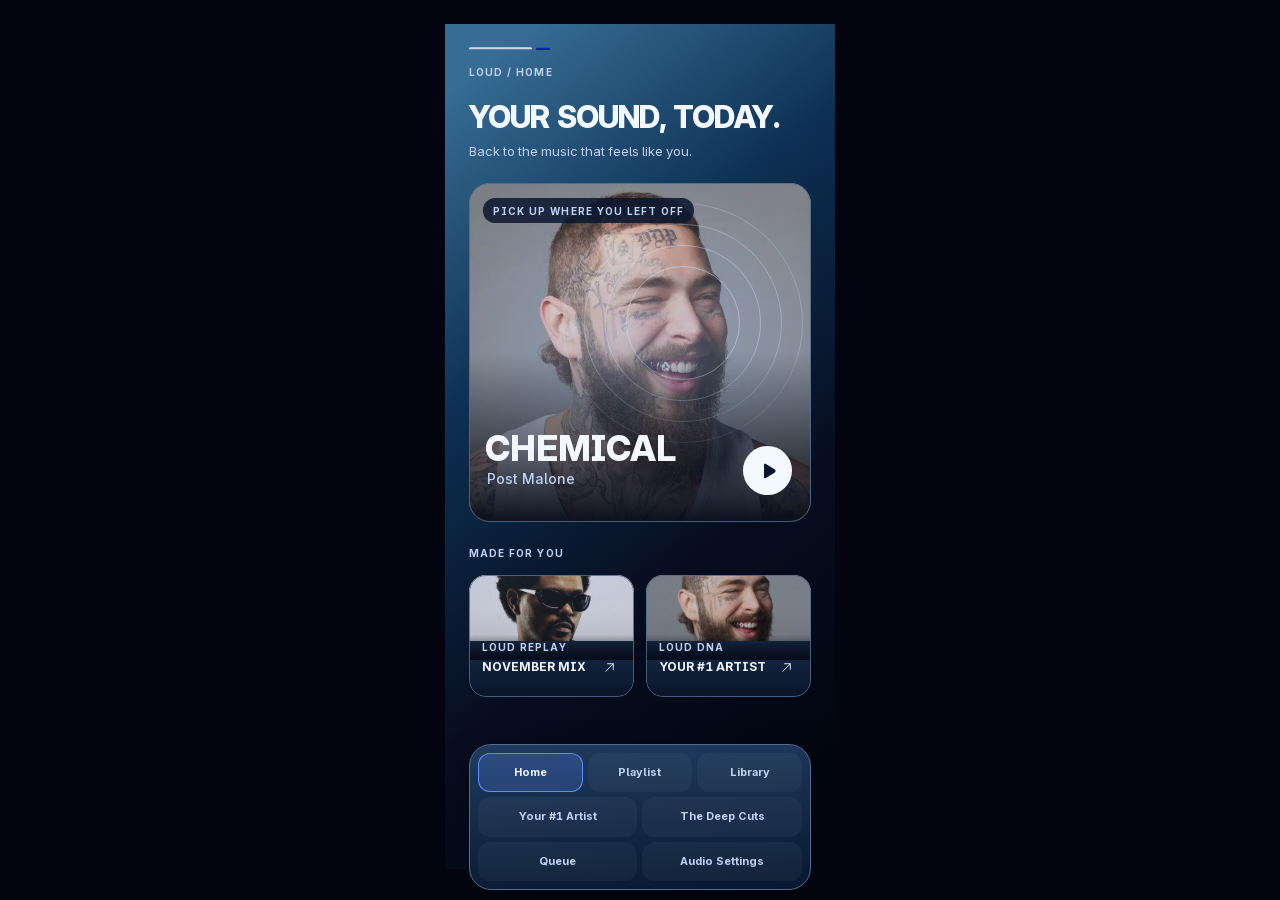
<file: index.html>
<!doctype html>
<html lang="en">
<head>
  <meta charset="utf-8">
  <meta name="viewport" content="width=device-width, initial-scale=1">
  <meta name="theme-color" content="#070d1f">
  <title>LOUD — Your Sound, Today</title>
  <link rel="stylesheet" href="home/style.css">
  <script src="home/script.js" defer></script>
  <link rel="stylesheet" href="navigation.css">
</head>
<body>
  <main class="home loud-screen">
    <header class="intro">
      <div class="brand-rule" aria-hidden="true"></div>
      <p class="eyebrow">LOUD / HOME</p>
      <h1>Your sound, today.</h1>
      <p class="subtitle">Back to the music that feels like you.</p>
    </header>

    <section class="resume" aria-labelledby="track-title">
      <img class="portrait" src="home/assets/post-malone.png" alt="">
      <div class="halo" aria-hidden="true"></div>
      <div class="orbits" aria-hidden="true">
        <img src="home/assets/orbit-1.svg" width="114" height="114" alt="">
        <img src="home/assets/orbit-2.svg" width="156" height="156" alt="">
        <img src="home/assets/orbit-3.svg" width="198" height="198" alt="">
        <img src="home/assets/orbit-4.svg" width="240" height="240" alt="">
      </div>
      <div class="shade" aria-hidden="true"></div>
      <p class="eyebrow resume-label">Pick up where you left off</p>
      <div class="track-meta">
        <h2 id="track-title">Chemical</h2>
        <p>Post Malone</p>
      </div>
      <a class="play" href="https://open.spotify.com/search/Chemical%20Post%20Malone"
         target="_blank" rel="noopener" aria-label="Open Chemical by Post Malone in Spotify (new tab)">
        <img src="home/assets/play-disc.svg" width="49" height="49" alt="">
        <img src="home/assets/play.svg" width="24" height="24" alt="">
      </a>
      <p class="visually-hidden" id="play-status" role="status"></p>
    </section>

    <section class="recommendations" aria-labelledby="recommendations-title">
      <h2 class="eyebrow" id="recommendations-title">Made for you</h2>
      <div class="cards">
        <a class="card" href="playlist.html">
          <img class="card-cover" src="home/assets/november-mix.png" alt="">
          <span class="card-shade" aria-hidden="true"></span>
          <span class="card-meta">
            <span class="eyebrow">LOUD REPLAY</span>
            <strong>November Mix</strong>
          </span>
          <img class="card-arrow" src="home/assets/open.svg" width="15" height="15" alt="">
        </a>
        <a class="card" href="artist.html">
          <img class="card-cover" src="home/assets/artist-spotlight.png" alt="">
          <span class="card-shade" aria-hidden="true"></span>
          <span class="card-meta">
            <span class="eyebrow">LOUD DNA</span>
            <strong>Your #1 Artist</strong>
          </span>
          <img class="card-arrow" src="home/assets/open.svg" width="15" height="15" alt="">
        </a>
      </div>
    </section>

    <nav class="loud-menu" aria-label="Main navigation">
      <a href="index.html" aria-current="page">Home</a>
      <a href="playlist.html">Playlist</a>
      <a href="library/index.html">Library</a>
      <a href="artist.html">Your #1 Artist</a>
      <a href="deep-cuts.html">The Deep Cuts</a>
      <a href="queue/index.html">Queue</a>
      <a href="audio-settings/index.html">Audio Settings</a>
    </nav>
  </main>
</body>
</html>
</file>
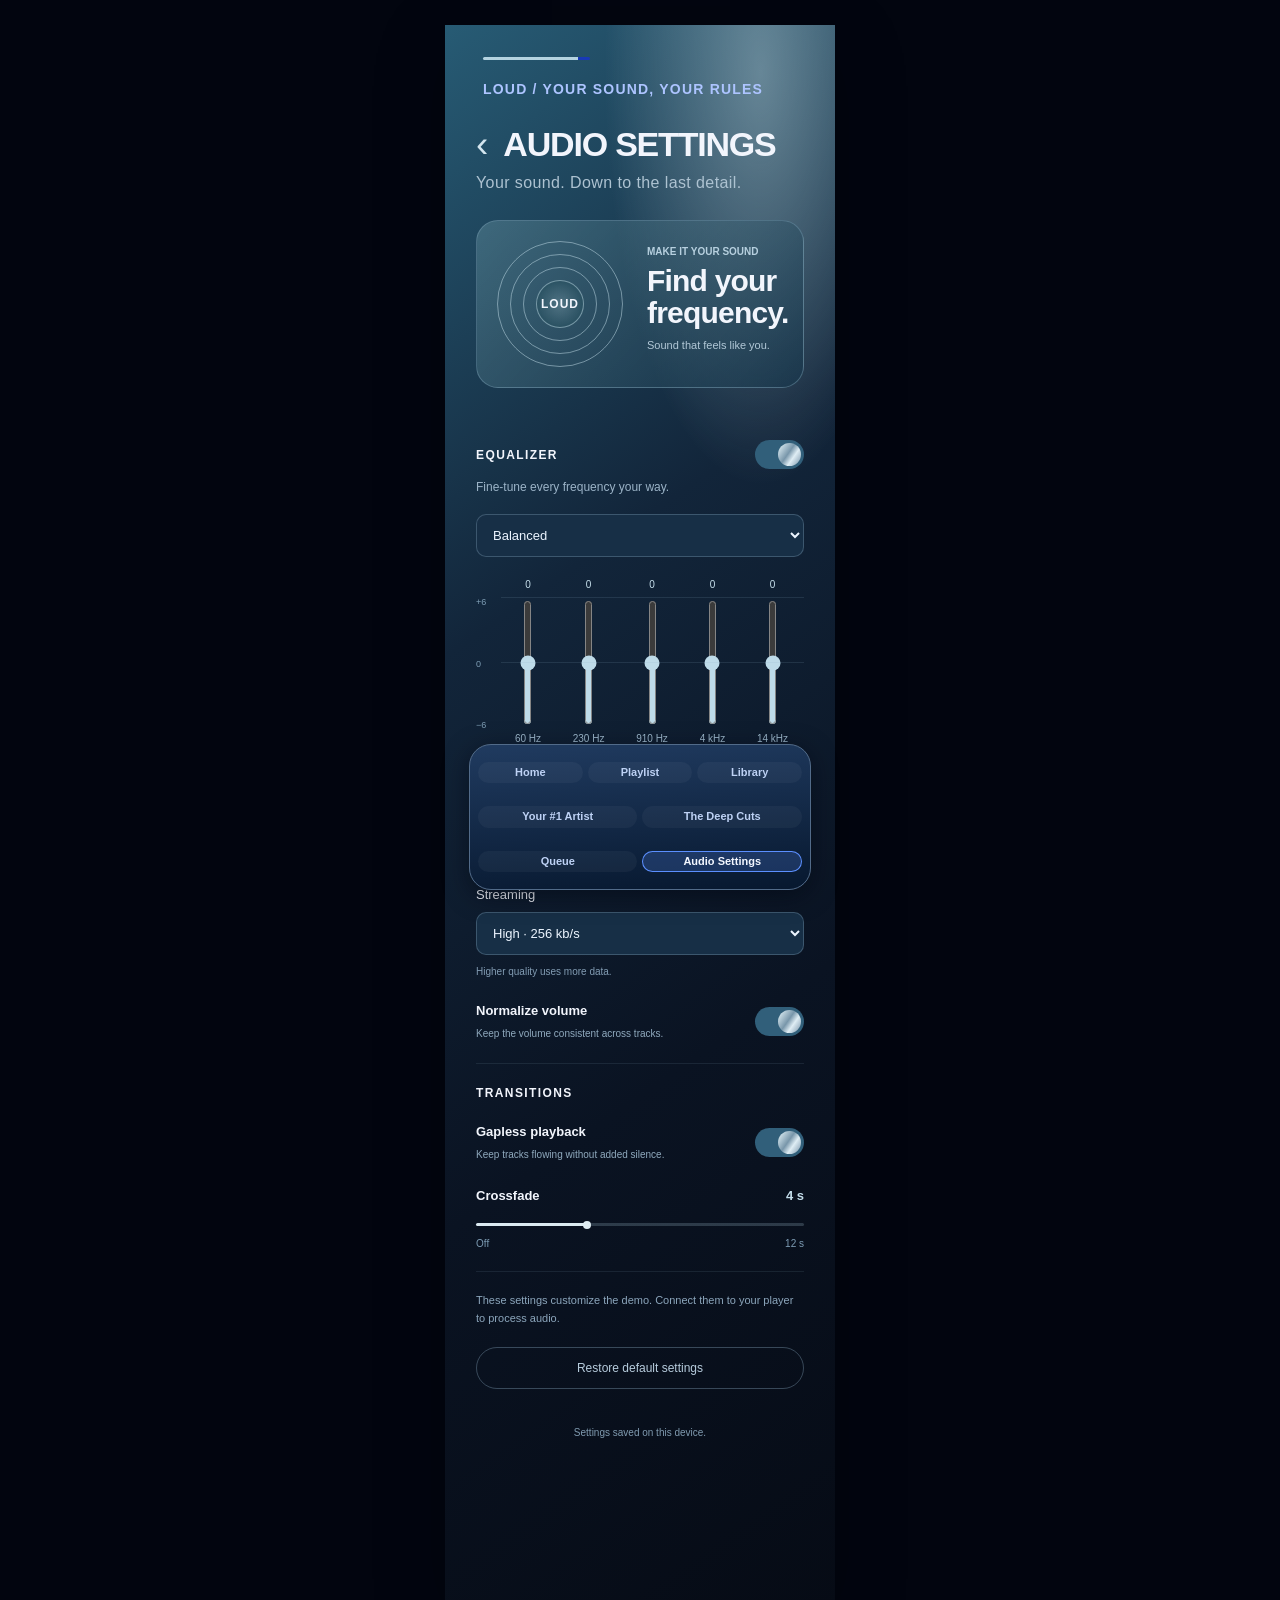
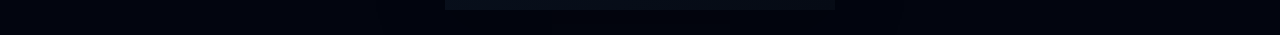
<file: audio-settings/index.html>
<!DOCTYPE html>
<html lang="en">
<head><meta charset="UTF-8"><meta name="viewport" content="width=device-width,initial-scale=1"><meta name="theme-color" content="#101e31"><title>LOUD — Audio Settings</title><link rel="stylesheet" href="assets/base.css"><link rel="stylesheet" href="style.css"><script src="script.js" defer></script><link rel="stylesheet" href="../navigation.css"></head>
<body><main class="app loud-screen">
<header><div class="top-line" aria-hidden="true"></div><p class="eyebrow">LOUD / YOUR SOUND, YOUR RULES</p><div class="heading"><a class="back icon" href="../queue/index.html" aria-label="Back to queue">‹</a><h1>AUDIO SETTINGS</h1></div><p class="subtitle">Your sound. Down to the last detail.</p></header>
<section class="sound-card" aria-labelledby="sound-title"><div class="orbit" aria-hidden="true"><span></span><span></span><span></span><span></span><b>LOUD</b></div><div><p class="playing-label">MAKE IT YOUR SOUND</p><h2 id="sound-title">Find your<br>frequency.</h2><p>Sound that feels like you.</p></div></section>
<form id="settings">
<section class="panel" aria-labelledby="eq-title"><div class="section-heading"><h2 id="eq-title">EQUALIZER</h2><button type="button" id="eq-switch" class="switch" role="switch" aria-checked="true" aria-label="Equalizer"><span></span></button></div><p class="hint">Fine-tune every frequency your way.</p>
<label class="sr-only" for="preset">Sound profile</label><select id="preset"><option value="balanced">Balanced</option><option value="bass">Deep bass</option><option value="vocal">Clear vocals</option><option value="night">Late night</option><option value="custom">Custom</option></select>
<div class="equalizer-area"><div class="eq-grid" aria-hidden="true"><span>+6</span><span>0</span><span>−6</span></div><fieldset id="bands"><legend class="sr-only">Frequency bands</legend></fieldset></div><p class="eq-caption">BASS <span>MIDS</span> TREBLE</p></section>
<section class="panel quality" aria-labelledby="quality-title"><h2 id="quality-title">AUDIO QUALITY</h2><p class="hint">Choose the detail level of your listening experience.</p><label for="quality">Streaming <select id="quality"><option value="standard">Standard · 128 kb/s</option><option value="high">High · 256 kb/s</option><option value="very-high">Very high · 320 kb/s</option></select></label><p class="small-note">Higher quality uses more data.</p><div class="setting-row"><div><strong>Normalize volume</strong><p>Keep the volume consistent across tracks.</p></div><button type="button" id="normalize" class="switch" role="switch" aria-checked="true" aria-label="Normalize volume"><span></span></button></div></section>
<section class="panel" aria-labelledby="transition-title"><h2 id="transition-title">TRANSITIONS</h2><div class="setting-row"><div><strong>Gapless playback</strong><p>Keep tracks flowing without added silence.</p></div><button type="button" id="gapless" class="switch" role="switch" aria-checked="true" aria-label="Gapless playback"><span></span></button></div><div class="fade-label"><label for="crossfade">Crossfade</label><output id="fade-value" for="crossfade">4 s</output></div><input type="range" id="crossfade" min="0" max="12" value="4"><div class="range-labels"><span>Off</span><span>12 s</span></div></section>
<p class="demo-note">These settings customize the demo. Connect them to your player to process audio.</p><button type="button" id="reset" class="reset">Restore default settings</button>
</form><nav class="loud-menu" aria-label="Main navigation">
      <a href="../index.html">Home</a>
      <a href="../playlist.html">Playlist</a>
      <a href="../library/index.html">Library</a>
      <a href="../artist.html">Your #1 Artist</a>
      <a href="../deep-cuts.html">The Deep Cuts</a>
      <a href="../queue/index.html">Queue</a>
      <a href="index.html" aria-current="page">Audio Settings</a>
    </nav><p id="status" role="status" class="save-status">Settings saved on this device.</p>
</main></body></html>
</file>
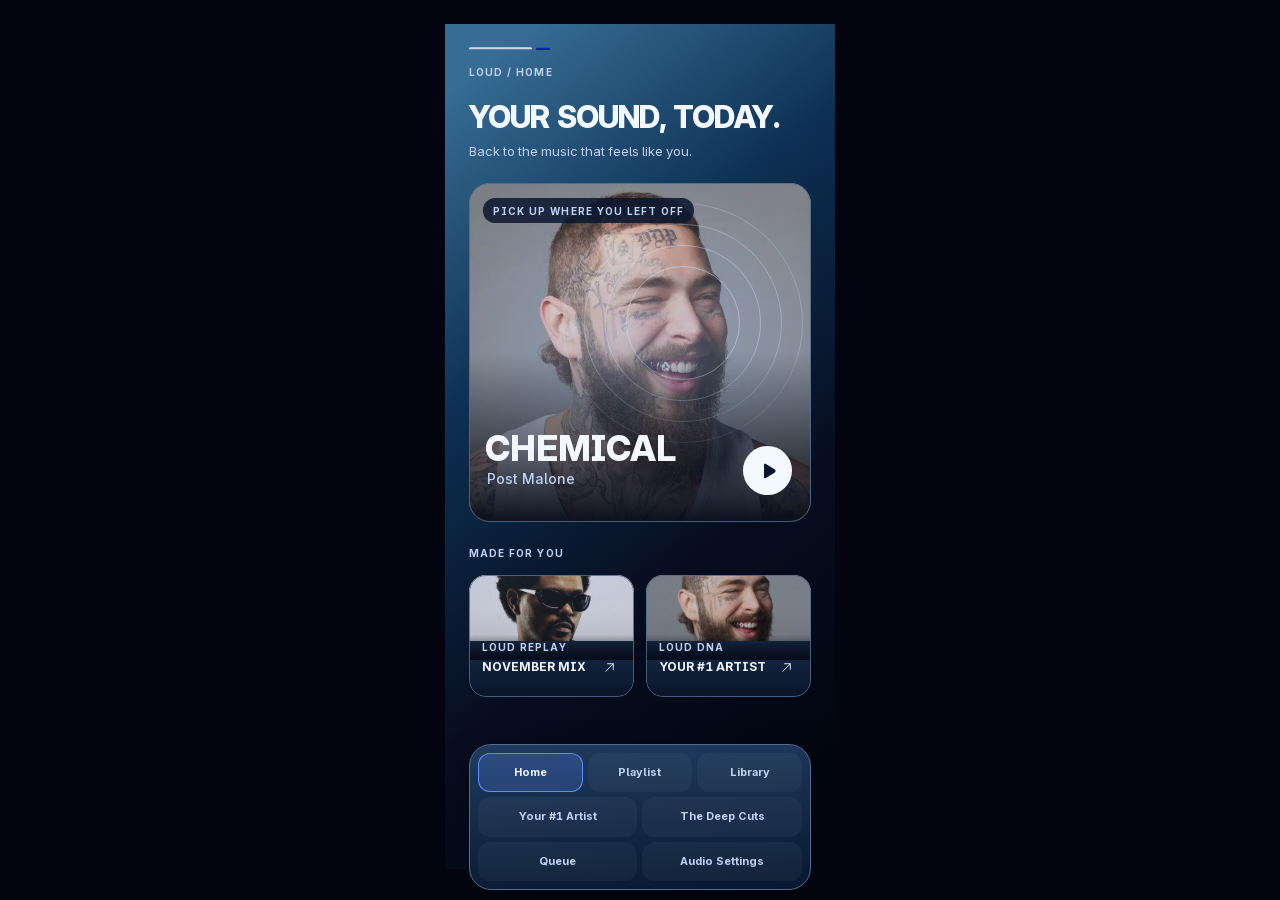
<file: home/index.html>
<!doctype html>
<html lang="en"><meta charset="utf-8"><meta name="viewport" content="width=device-width, initial-scale=1"><meta http-equiv="refresh" content="0; url=../index.html"><title>LOUD — Home</title><p><a href="../index.html">Open LOUD Home</a></p></html>
</file>
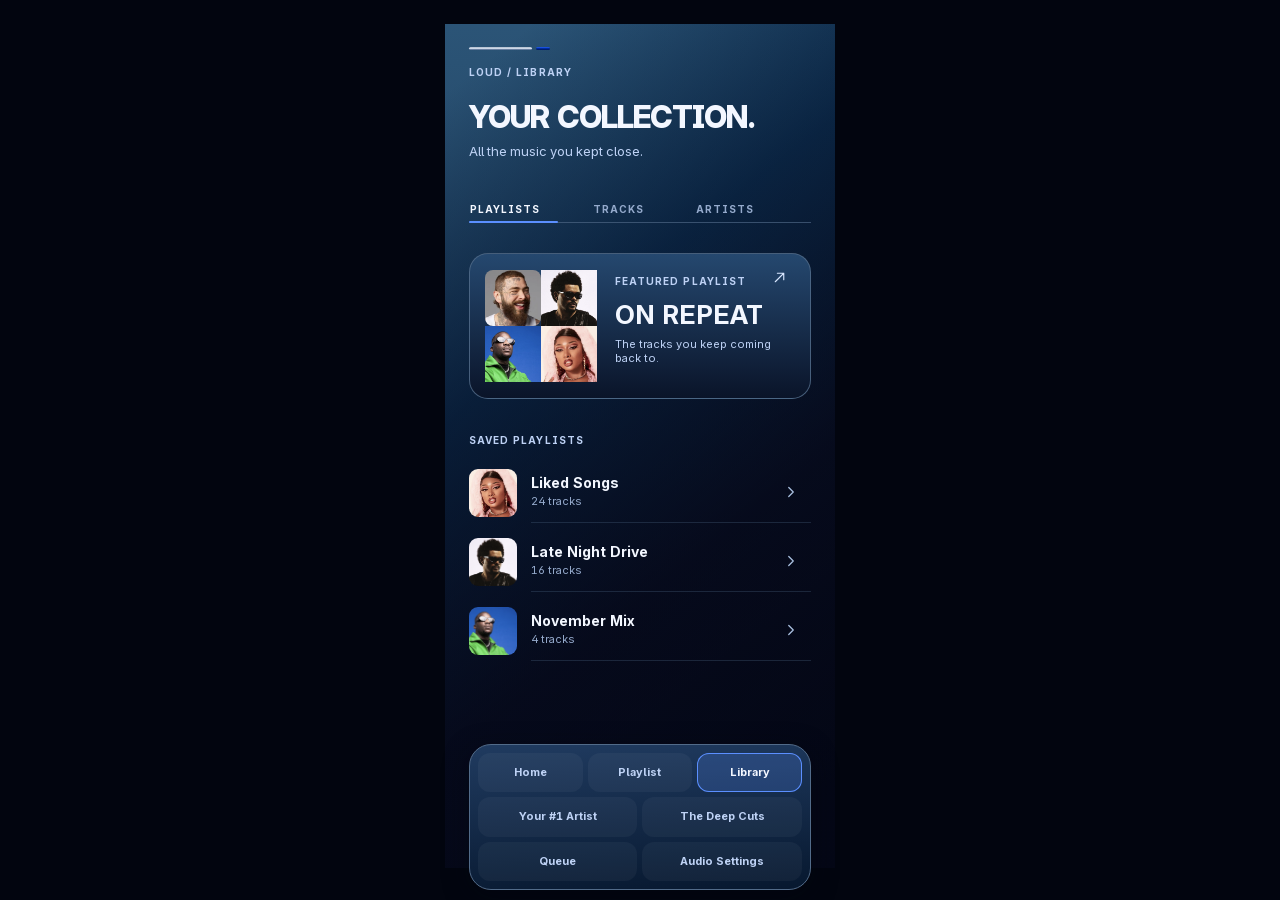
<file: library/index.html>
<!doctype html>
<html lang="en">
<head>
  <meta charset="utf-8">
  <meta name="viewport" content="width=device-width, initial-scale=1">
  <meta name="theme-color" content="#070d1f">
  <title>LOUD — Your Collection</title>
  <link rel="stylesheet" href="style.css">
  <script src="script.js" defer></script>
  <link rel="stylesheet" href="../navigation.css">
</head>
<body>
  <main class="library loud-screen">
    <header class="intro">
      <div class="brand-rule" aria-hidden="true"></div>
      <p class="eyebrow">LOUD / LIBRARY</p>
      <h1>Your Collection.</h1>
      <p class="subtitle">All the music you kept close.</p>
    </header>
    <div class="filters" role="group" aria-label="Filter your library" hidden>
      <button class="eyebrow" type="button" data-filter="playlists" aria-controls="playlists" aria-pressed="true">Playlists</button>
      <button class="eyebrow" type="button" data-filter="tracks" aria-controls="tracks" aria-pressed="false">Tracks</button>
      <button class="eyebrow" type="button" data-filter="artists" aria-controls="artists" aria-pressed="false">Artists</button>
    </div>
    <div class="collection">
      <section id="playlists">
        <button class="feature" type="button" data-preview="On Repeat" data-details="Featured playlist · 4 tracks">
          <span class="mosaic" aria-hidden="true">
            <img src="assets/cover-1.png" alt="">
            <img src="assets/cover-2.png" alt="">
            <img src="assets/cover-3.png" alt="">
            <img src="assets/cover-4.png" alt="">
          </span>
          <span class="feature-copy">
            <span class="eyebrow">Featured playlist</span>
            <strong>ON REPEAT</strong>
            <span class="feature-description">The tracks you keep coming back to.</span>
          </span>
          <img class="feature-arrow" src="assets/open.svg" width="17" height="17" alt="">
        </button>
        <section class="saved" aria-labelledby="saved-title">
          <h2 id="saved-title" class="eyebrow">Saved playlists</h2>
          <ul class="rows">
            <li><button class="row" type="button" data-preview="Liked Songs" data-details="24 tracks">
              <img class="row-cover" src="assets/cover-4.png" width="48" height="48" alt="">
              <span class="row-copy">
                <strong>Liked Songs</strong><small>24 tracks</small>
                <img class="row-arrow" src="assets/chevron.svg" width="18" height="18" alt="">
              </span>
            </button></li>
            <li><button class="row" type="button" data-preview="Late Night Drive" data-details="16 tracks">
              <img class="row-cover" src="assets/cover-2.png" width="48" height="48" alt="">
              <span class="row-copy">
                <strong>Late Night Drive</strong><small>16 tracks</small>
                <img class="row-arrow" src="assets/chevron.svg" width="18" height="18" alt="">
              </span>
            </button></li>
            <li><a class="row" href="../playlist.html">
              <img class="row-cover" src="assets/cover-3.png" width="48" height="48" alt="">
              <span class="row-copy">
                <strong>November Mix</strong><small>4 tracks</small>
                <img class="row-arrow" src="assets/chevron.svg" width="18" height="18" alt="">
              </span>
            </a></li>
          </ul>
        </section>
      </section>
      <section id="tracks" aria-labelledby="tracks-title" hidden>
        <h2 class="eyebrow" id="tracks-title">Saved tracks</h2>
        <ul class="rows">
            <li><a class="row" href="https://open.spotify.com/search/Chemical%20Post%20Malone">
              <img class="row-cover" src="assets/cover-1.png" width="48" height="48" alt="">
              <span class="row-copy">
                <strong>Chemical</strong><small>Post Malone</small>
                <img class="row-arrow" src="assets/chevron.svg" width="18" height="18" alt="">
              </span>
            </a></li>
            <li><a class="row" href="https://open.spotify.com/search/Save%20Your%20Tears%20The%20Weeknd">
              <img class="row-cover" src="assets/cover-2.png" width="48" height="48" alt="">
              <span class="row-copy">
                <strong>Save Your Tears</strong><small>The Weeknd</small>
                <img class="row-arrow" src="assets/chevron.svg" width="18" height="18" alt="">
              </span>
            </a></li>
            <li><a class="row" href="https://open.spotify.com/search/Cartier%20Santos%20SDM">
              <img class="row-cover" src="assets/cover-3.png" width="48" height="48" alt="">
              <span class="row-copy">
                <strong>Cartier Santos</strong><small>SDM</small>
                <img class="row-arrow" src="assets/chevron.svg" width="18" height="18" alt="">
              </span>
            </a></li>
            <li><a class="row" href="https://open.spotify.com/search/Lover%20Girl%20Megan%20Thee%20Stallion">
              <img class="row-cover" src="assets/cover-4.png" width="48" height="48" alt="">
              <span class="row-copy">
                <strong>Lover Girl</strong><small>Megan Thee Stallion</small>
                <img class="row-arrow" src="assets/chevron.svg" width="18" height="18" alt="">
              </span>
            </a></li>
        </ul>
      </section>
      <section id="artists" aria-labelledby="artists-title" hidden>
        <h2 class="eyebrow" id="artists-title">Saved artists</h2>
        <ul class="rows">
            <li><a class="row" href="../artist.html">
              <img class="row-cover" src="assets/cover-1.png" width="48" height="48" alt="">
              <span class="row-copy">
                <strong>Post Malone</strong><small>Artist</small>
                <img class="row-arrow" src="assets/chevron.svg" width="18" height="18" alt="">
              </span>
            </a></li>
            <li><a class="row" href="../deep-cuts.html">
              <img class="row-cover" src="assets/cover-2.png" width="48" height="48" alt="">
              <span class="row-copy">
                <strong>The Weeknd</strong><small>Artist</small>
                <img class="row-arrow" src="assets/chevron.svg" width="18" height="18" alt="">
              </span>
            </a></li>
            <li><a class="row" href="https://open.spotify.com/search/SDM">
              <img class="row-cover" src="assets/cover-3.png" width="48" height="48" alt="">
              <span class="row-copy">
                <strong>SDM</strong><small>Artist</small>
                <img class="row-arrow" src="assets/chevron.svg" width="18" height="18" alt="">
              </span>
            </a></li>
            <li><a class="row" href="https://open.spotify.com/search/Megan%20Thee%20Stallion">
              <img class="row-cover" src="assets/cover-4.png" width="48" height="48" alt="">
              <span class="row-copy">
                <strong>Megan Thee Stallion</strong><small>Artist</small>
                <img class="row-arrow" src="assets/chevron.svg" width="18" height="18" alt="">
              </span>
            </a></li>
        </ul>
      </section>

    </div>
    <nav class="loud-menu" aria-label="Main navigation">
      <a href="../index.html">Home</a>
      <a href="../playlist.html">Playlist</a>
      <a href="index.html" aria-current="page">Library</a>
      <a href="../artist.html">Your #1 Artist</a>
      <a href="../deep-cuts.html">The Deep Cuts</a>
      <a href="../queue/index.html">Queue</a>
      <a href="../audio-settings/index.html">Audio Settings</a>
    </nav>
  </main>
  <dialog aria-labelledby="preview-title">
    <h2 id="preview-title"></h2>
    <p id="preview-details"></p>
    <form method="dialog"><button>Close</button></form>
  </dialog>
</body>
</html>
</file>
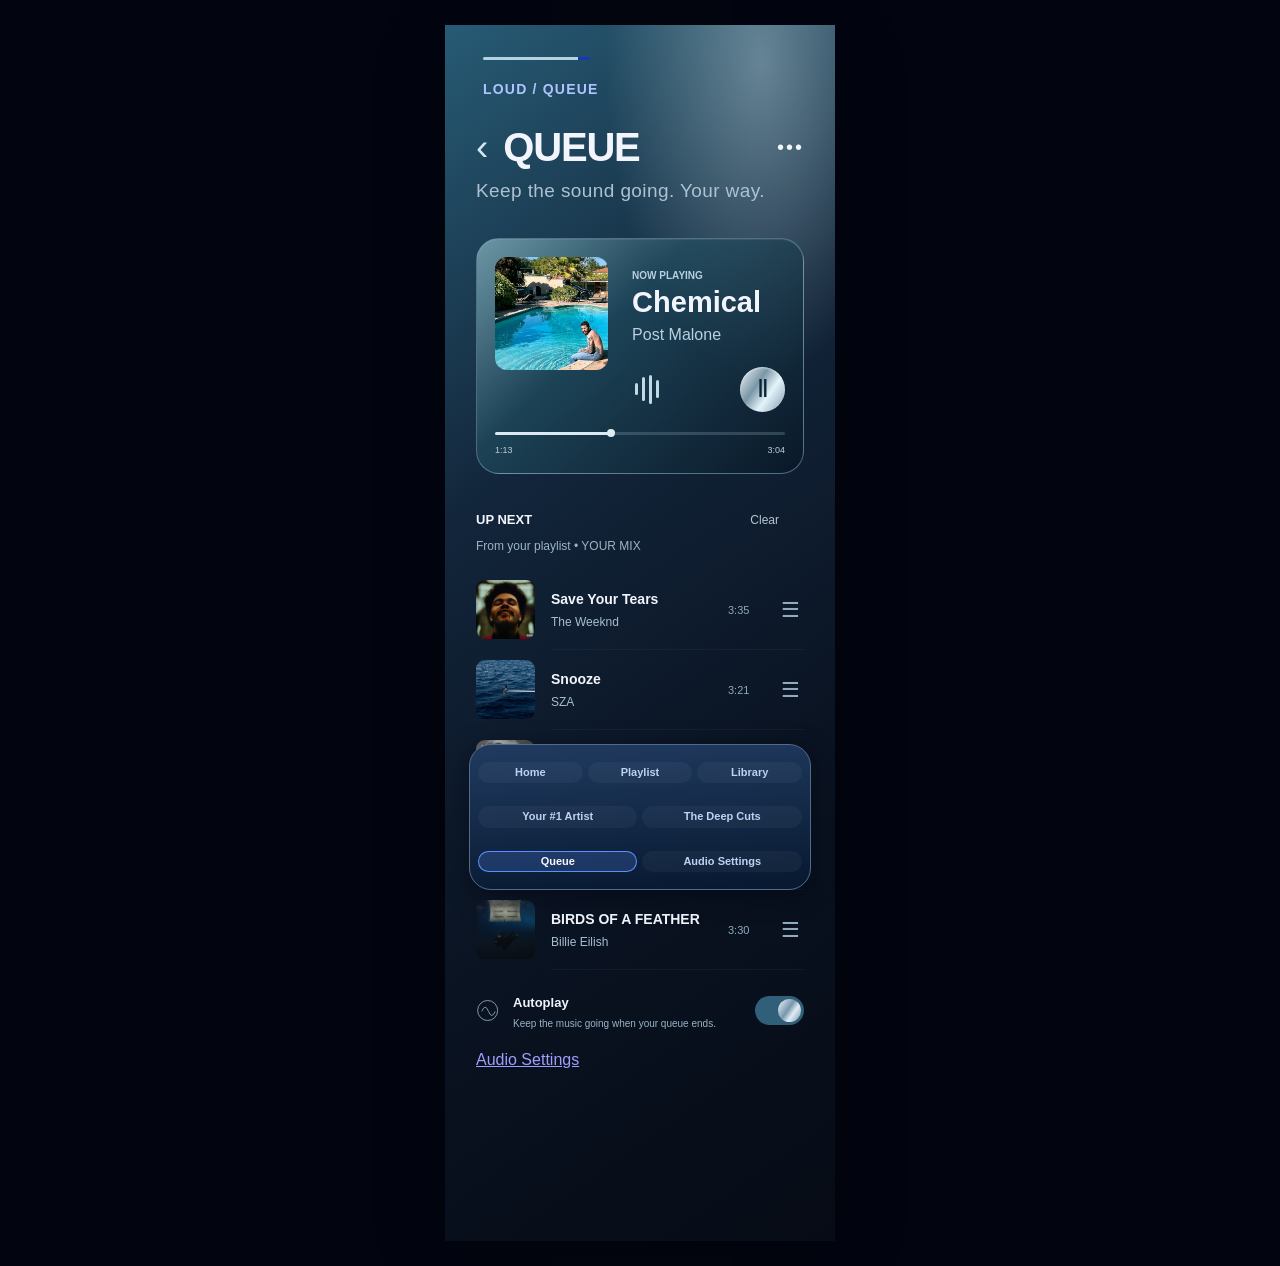
<file: queue/index.html>
<!DOCTYPE html>
<html lang="en">
<head>
  <meta charset="UTF-8">
  <meta name="viewport" content="width=device-width, initial-scale=1">
  <meta name="theme-color" content="#101e31">
  <title>LOUD — Queue</title>
  <link rel="stylesheet" href="style.css">
  <script src="script.js" defer></script>
<link rel="stylesheet" href="../navigation.css"></head>
<body>
  <main class="app loud-screen">
    <header>
      <div class="top-line" aria-hidden="true"></div>
      <p class="eyebrow">LOUD / QUEUE</p>
      <div class="heading">
        <a class="icon back" href="../playlist.html" aria-label="Back to playlist">‹</a>
        <h1>QUEUE</h1>
        <button class="icon" id="more" aria-label="Options" aria-expanded="false" aria-controls="options">•••</button>
      </div>
      <div id="options" class="options" hidden><button id="reset">Restore original queue</button></div>
      <p class="subtitle">Keep the sound going. Your way.</p>
    </header>

    <section class="player" aria-label="Now playing">
      <img id="current-cover" class="current-cover" src="assets/chemical.jpg" alt="Chemical cover art">
      <div class="current-info">
        <p class="playing-label">NOW PLAYING</p>
        <h2 id="current-title">Chemical</h2>
        <p id="current-artist">Post Malone</p>
        <div class="controls">
          <div class="equalizer" aria-hidden="true"><i></i><i></i><i></i><i></i></div>
          <button id="play" class="chrome play" aria-label="Pause" aria-pressed="true"><span>Ⅱ</span></button>
        </div>
      </div>
      <div class="timeline">
        <label class="sr-only" for="progress">Track position (demo)</label>
        <input id="progress" type="range" min="0" max="184" value="72">
        <div class="times"><span id="elapsed">1:12</span><span id="duration">3:04</span></div>
      </div>
    </section>

    <section class="queue" aria-labelledby="queue-title">
      <div class="queue-heading"><h2 id="queue-title">UP NEXT</h2><button id="clear">Clear</button></div>
      <p class="queue-source">From your playlist • YOUR MIX</p>
      <ul id="tracks" aria-label="Upcoming tracks"></ul>
      <p id="empty" hidden>Your queue is empty.</p>
    </section>

    <div class="autoplay">
      <svg width="25" height="25" viewBox="0 0 30 30" fill="none" aria-hidden="true"><circle cx="14" cy="15" r="12" stroke="currentColor"/><path d="M7 16q4-10 8 0t8 0" stroke="currentColor"/></svg>
      <div><strong>Autoplay</strong><p>Keep the music going when your queue ends.</p></div>
      <button id="autoplay" class="switch" role="switch" aria-checked="true" aria-label="Autoplay"><span></span></button>
    </div>
    <div class="screen-links"><a href="../audio-settings/index.html">Audio Settings</a></div>
    <nav class="loud-menu" aria-label="Main navigation">
      <a href="../index.html">Home</a>
      <a href="../playlist.html">Playlist</a>
      <a href="../library/index.html">Library</a>
      <a href="../artist.html">Your #1 Artist</a>
      <a href="../deep-cuts.html">The Deep Cuts</a>
      <a href="index.html" aria-current="page">Queue</a>
      <a href="../audio-settings/index.html">Audio Settings</a>
    </nav>
    <p class="sr-only" role="status" id="status"></p>
    <div class="toast" id="toast" hidden></div>
  </main>
</body>
</html>
</file>
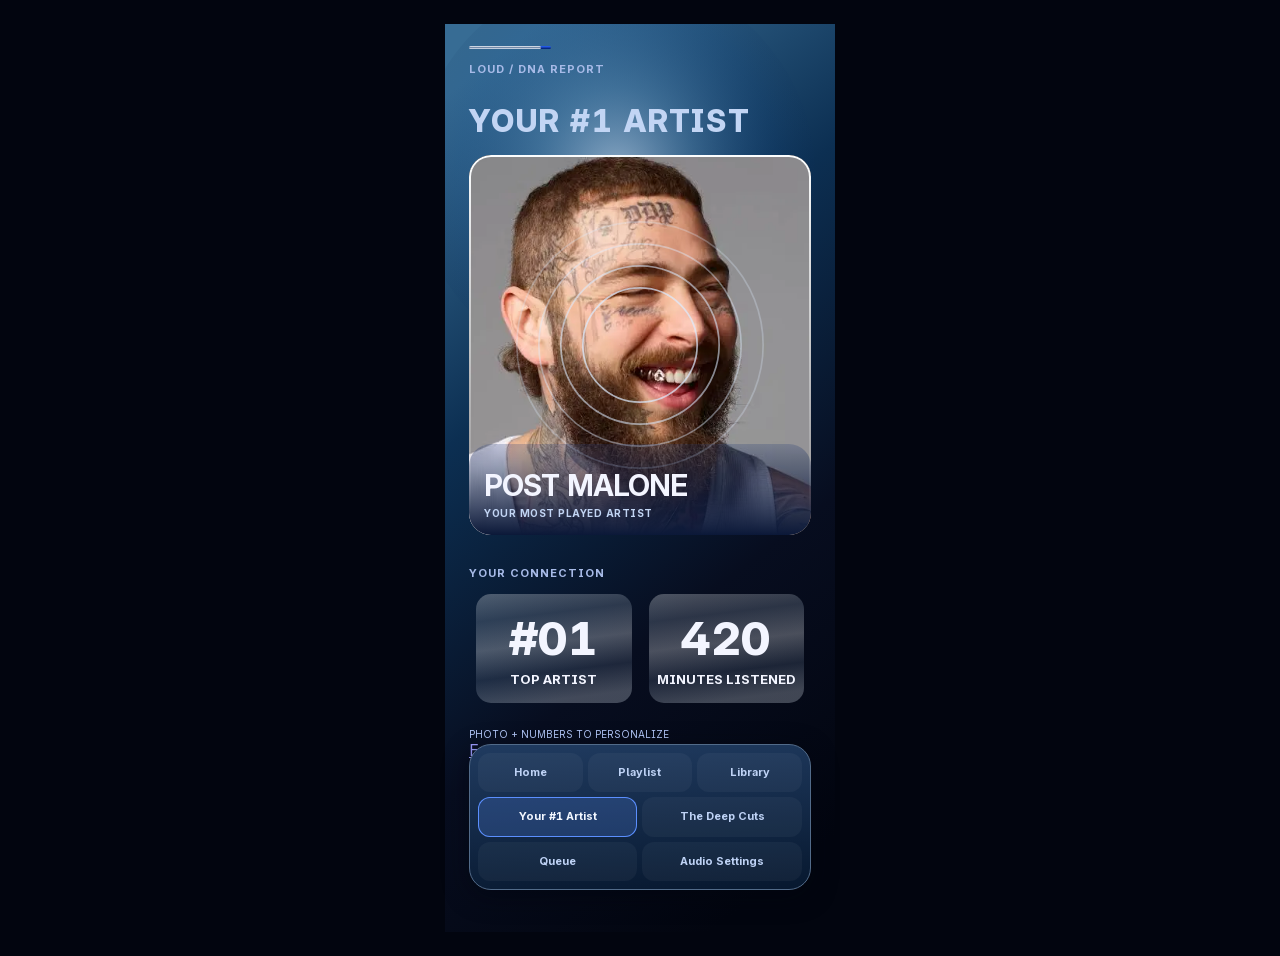
<file: artist.html>
<!doctype html>
<html lang="en">
<head>
  <meta charset="utf-8">
  <meta name="viewport" content="width=device-width, initial-scale=1">
  <meta name="theme-color" content="#030713">
  <title>LOUD — Artist Spotlight</title>
  <link rel="stylesheet" href="style.css">
  <script src="script.js" defer></script>
  <link rel="stylesheet" href="navigation.css">
</head>
<body>
  <main class="mix-page spotlight loud-screen">
    <img class="spotlight-aura" src="assets/artist-imgFxGradientLuminousAura.svg" alt="">
    <header class="intro">
      <div class="brand-rule" aria-hidden="true"><span></span></div>
      <p class="eyebrow">LOUD / DNA REPORT</p>
      <h1>Your #1 Artist</h1>
    </header>
    <figure class="spotlight-photo">
      <img class="spotlight-base" src="assets/artist-imgPhotoPostMalone.png" alt="">
      <img class="spotlight-portrait" src="assets/artist-imgImages11.png" alt="Post Malone">
      <div class="orbits" aria-hidden="true"><img src="assets/artist-imgArtFrequencyOrbit0.svg" alt=""><img src="assets/artist-imgArtFrequencyOrbit1.svg" alt=""><img src="assets/artist-imgArtFrequencyOrbit2.svg" alt=""><img src="assets/artist-imgArtFrequencyOrbit3.svg" alt=""></div>
      <figcaption><strong>Post Malone</strong><span>Your most played artist</span></figcaption>
    </figure>
    <section class="connection" aria-labelledby="connection-heading">
      <h2 id="connection-heading" class="eyebrow">Your connection</h2>
      <dl><div><dt>Top artist</dt><dd>#01</dd></div><div><dt>Minutes listened</dt><dd>420</dd></div></dl>
      <p>Photo + numbers to personalize</p>
    </section>
    <div class="screen-links"><a href="deep-cuts.html">Explore The Deep Cuts <span aria-hidden="true">↗</span></a></div>

    <nav class="loud-menu" aria-label="Main navigation">
      <a href="index.html">Home</a>
      <a href="playlist.html">Playlist</a>
      <a href="library/index.html">Library</a>
      <a href="artist.html" aria-current="page">Your #1 Artist</a>
      <a href="deep-cuts.html">The Deep Cuts</a>
      <a href="queue/index.html">Queue</a>
      <a href="audio-settings/index.html">Audio Settings</a>
    </nav>
  </main>
</body>
</html>
</file>
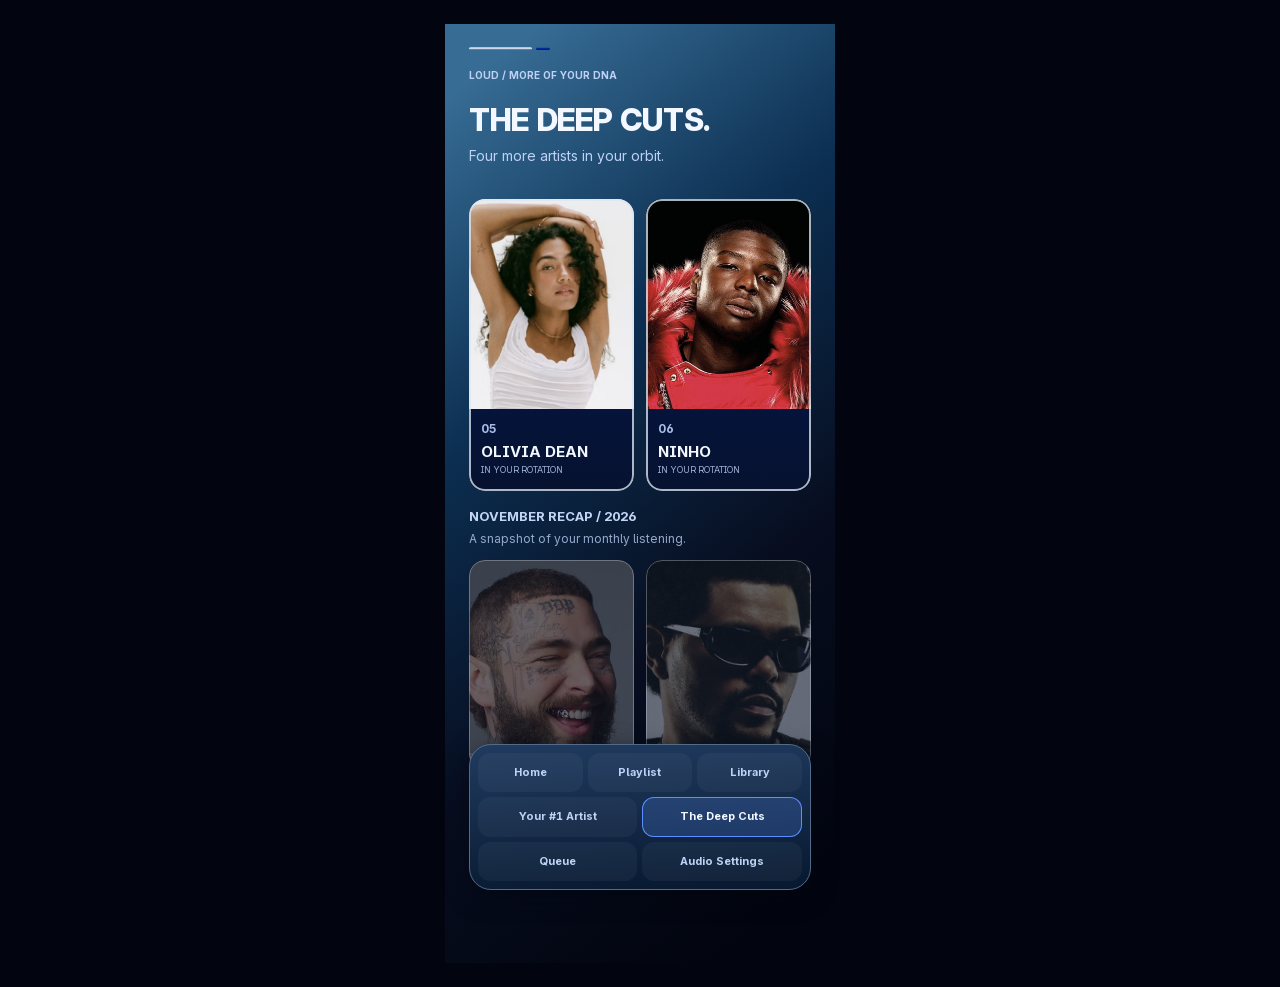
<file: deep-cuts.html>
<!DOCTYPE html>
<html lang="en">
<head>
  <meta charset="UTF-8" />
  <meta name="viewport" content="width=device-width, initial-scale=1.0" />
  <meta name="theme-color" content="#080d1c" />
  <title>LOUD DNA — The Deep Cuts</title>
  <link rel="stylesheet" href="extended-circle/style.css" />
  <script src="extended-circle/script.js" defer></script>
  <link rel="stylesheet" href="navigation.css">
</head>
<body>
  <main class="deep-cuts loud-screen" aria-label="LOUD DNA Extended Circle">

    <div class="content">
      <header class="page-header">
        <div class="brand-rule" aria-hidden="true"></div>
        <p class="eyebrow">LOUD / MORE OF YOUR DNA</p>
        <h1>THE DEEP CUTS.</h1>
        <p class="subtitle">Four more artists in your orbit.</p>
      </header>

      <section class="top-artists" aria-label="Artists five and six">
        <button class="artist-card" type="button" data-artist="Olivia Dean" data-rank="05">
          <div class="artist-photo">
            <img src="extended-circle/assets/olivia-dean.png" alt="Olivia Dean" />
          </div>
          <div class="artist-footer">
            <span class="artist-number">05</span>
            <strong class="artist-name">OLIVIA DEAN</strong>
            <span class="artist-description">IN YOUR ROTATION</span>
          </div>
        </button>

        <button class="artist-card" type="button" data-artist="Ninho" data-rank="06">
          <div class="artist-photo">
            <img src="extended-circle/assets/ninho.png" alt="Ninho" />
          </div>
          <div class="artist-footer">
            <span class="artist-number">06</span>
            <strong class="artist-name">NINHO</strong>
            <span class="artist-description">IN YOUR ROTATION</span>
          </div>
        </button>
      </section>

      <section class="recap-section" aria-labelledby="recap-title">
        <h2 id="recap-title">NOVEMBER RECAP / 2026</h2>
        <p>A snapshot of your monthly listening.</p>

        <div class="recap-portraits">
          <button class="recap-photo" type="button" data-artist="Post Malone" data-rank="01" aria-label="View Post Malone">
            <img src="extended-circle/assets/post-malone.png" alt="Post Malone"/>
          </button>
          <button class="recap-photo" type="button" data-artist="The Weeknd" data-rank="02" aria-label="View The Weeknd">
            <img src="extended-circle/assets/the-weeknd.png" alt="The Weeknd"/>
          </button>
        </div>
      </section>
    </div>

    <nav class="loud-menu" aria-label="Main navigation">
      <a href="index.html">Home</a>
      <a href="playlist.html">Playlist</a>
      <a href="library/index.html">Library</a>
      <a href="artist.html">Your #1 Artist</a>
      <a href="deep-cuts.html" aria-current="page">The Deep Cuts</a>
      <a href="queue/index.html">Queue</a>
      <a href="audio-settings/index.html">Audio Settings</a>
    </nav>

    <div class="toast" id="toast" role="status" aria-live="polite"></div>
  </main>
</body>
</html>
</file>
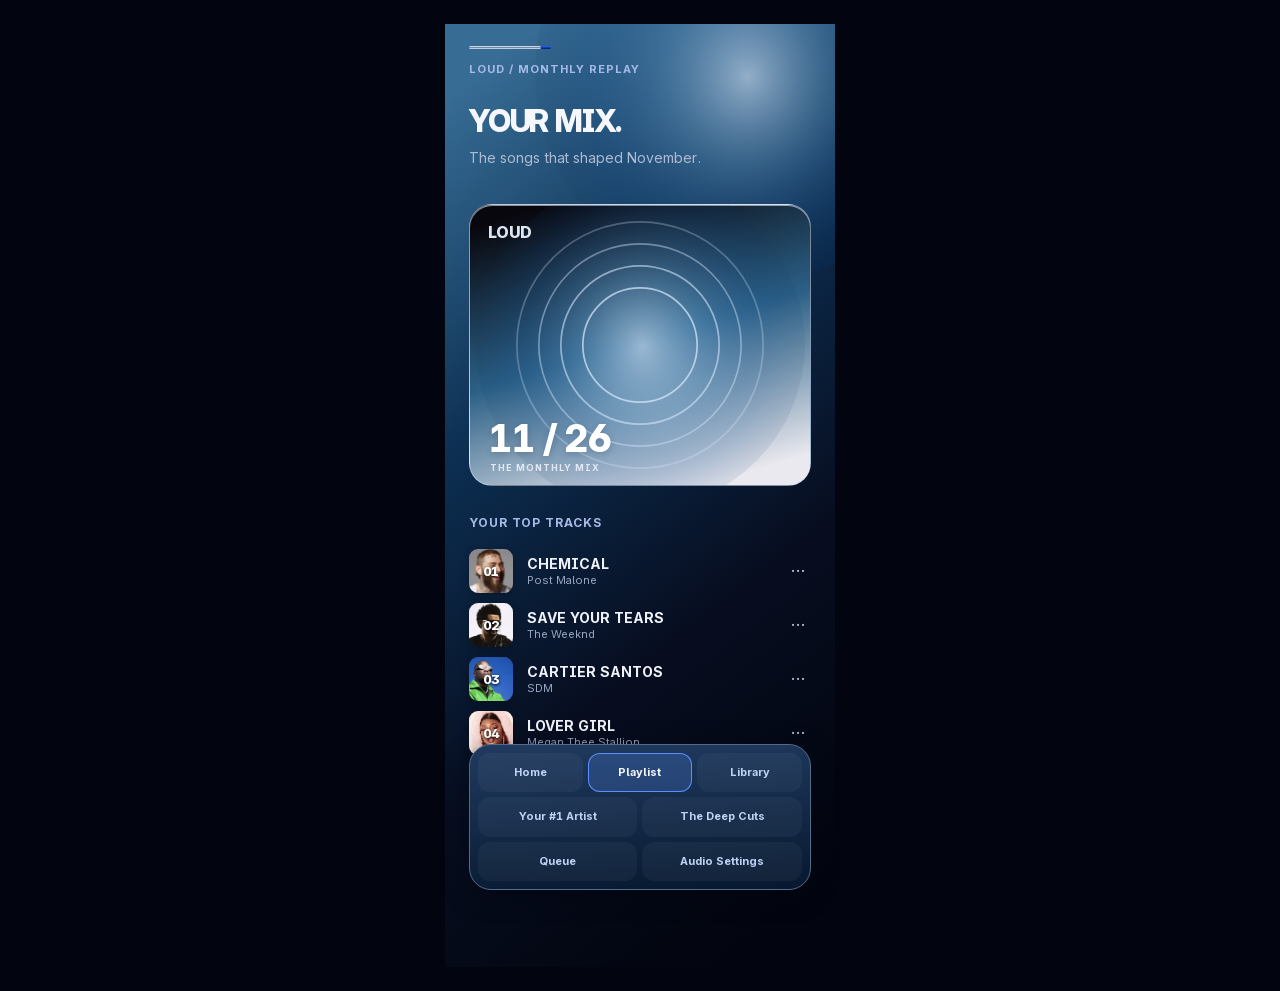
<file: playlist.html>
<!doctype html>
<html lang="en">
<head>
  <meta charset="utf-8">
  <meta name="viewport" content="width=device-width, initial-scale=1">
  <meta name="theme-color" content="#030713">
  <title>LOUD — Monthly Mix</title>
  <link rel="stylesheet" href="style.css">
  <script src="script.js" defer></script>
  <link rel="stylesheet" href="navigation.css">
</head>
<body>
  <main class="mix-page loud-screen">
    <img class="mix-aura" src="assets/imgFxGradientLuminousAura1.svg" alt="">
    <header class="intro">
      <div class="brand-rule" aria-hidden="true"><span></span></div>
      <p class="eyebrow">LOUD / MONTHLY REPLAY</p>
      <h1>Your Mix.</h1>
      <p class="subtitle">The songs that shaped November.</p>
    </header>

    <section class="cover" aria-label="November monthly mix artwork">
      <img class="cover-aura" src="assets/imgFxGradientLuminousAura.svg" alt="">
      <div class="orbits" aria-hidden="true"><img src="assets/imgArtFrequencyOrbit0.svg" alt=""><img src="assets/imgArtFrequencyOrbit1.svg" alt=""><img src="assets/imgArtFrequencyOrbit2.svg" alt=""><img src="assets/imgArtFrequencyOrbit3.svg" alt=""></div>
      <span class="cover-logo">LOUD</span>
      <div class="cover-caption">
        <p class="cover-date">11 / 26</p>
        <p class="cover-subtitle">THE MONTHLY MIX</p>
      </div>
    </section>

    <section class="tracks" aria-labelledby="tracks-heading">
      <h2 id="tracks-heading">Your top tracks</h2>
      <ol class="track-list">
        <li class="track">
          <button class="track-button" type="button" aria-pressed="false" aria-label="Select Chemical by Post Malone">
            <span class="track-art" aria-hidden="true"><img src="assets/imgTrackCover1.png" alt=""></span>
            <span class="track-copy"><span class="track-title">Chemical</span><span class="track-artist">Post Malone</span></span>
            <span class="track-number">01</span>
          </button>
          <button class="more-button" type="button" aria-label="More options for Chemical">···</button>
        </li>
        <li class="track">
          <button class="track-button" type="button" aria-pressed="false" aria-label="Select Save Your Tears by The Weeknd">
            <span class="track-art" aria-hidden="true"><img src="assets/imgTrackCover2.png" alt=""></span>
            <span class="track-copy"><span class="track-title">Save Your Tears</span><span class="track-artist">The Weeknd</span></span>
            <span class="track-number">02</span>
          </button>
          <button class="more-button" type="button" aria-label="More options for Save Your Tears">···</button>
        </li>
        <li class="track">
          <button class="track-button" type="button" aria-pressed="false" aria-label="Select Cartier Santos by SDM">
            <span class="track-art" aria-hidden="true"><img src="assets/imgTrackCover3.png" alt=""></span>
            <span class="track-copy"><span class="track-title">Cartier Santos</span><span class="track-artist">SDM</span></span>
            <span class="track-number">03</span>
          </button>
          <button class="more-button" type="button" aria-label="More options for Cartier Santos">···</button>
        </li>
        <li class="track">
          <button class="track-button" type="button" aria-pressed="false" aria-label="Select Lover Girl by Megan Thee Stallion">
            <span class="track-art" aria-hidden="true"><img src="assets/imgTrackCover4.png" alt=""></span>
            <span class="track-copy"><span class="track-title">Lover Girl</span><span class="track-artist">Megan Thee Stallion</span></span>
            <span class="track-number">04</span>
          </button>
          <button class="more-button" type="button" aria-label="More options for Lover Girl">···</button>
        </li>
      </ol>
    </section>

    <div class="screen-links" aria-label="Playlist tools and monthly recap">
      <a href="queue/index.html">Queue</a>
      <a href="audio-settings/index.html">Audio Settings</a>
      <a href="artist.html">Your #1 Artist <span aria-hidden="true">↗</span></a>
      <a href="deep-cuts.html">The Deep Cuts <span aria-hidden="true">↗</span></a>
    </div>

    <nav class="loud-menu" aria-label="Main navigation">
      <a href="index.html">Home</a>
      <a href="playlist.html" aria-current="page">Playlist</a>
      <a href="library/index.html">Library</a>
      <a href="artist.html">Your #1 Artist</a>
      <a href="deep-cuts.html">The Deep Cuts</a>
      <a href="queue/index.html">Queue</a>
      <a href="audio-settings/index.html">Audio Settings</a>
    </nav>
    <p class="status-message" aria-live="polite"></p>
  </main>
</body>
</html>
</file>
<file: home/style.css>
@font-face {
  font-family: Inter;
  src: url("assets/inter.woff2") format("woff2");
  font-weight: 100 900;
  font-display: swap;
}

:root {
  color-scheme: dark;
  --ink: #f3f7ff;
  --pale: #bed2f5;
  --muted: #95aacc;
  --blue: #5b8fff;
  --edge: rgba(82, 107, 137, .85);
  --card-fill: linear-gradient(#25486f, #0a1429);
  --shade: linear-gradient(transparent, rgba(5, 11, 24, .05) 50%, rgba(5, 11, 24, .97));
}

* { box-sizing: border-box; }
body { margin: 0; background: #02050f; color: var(--ink); font-family: Inter, Arial, sans-serif; }
h1, h2, p { margin: 0; }
a { color: inherit; text-decoration: none; }
a:focus-visible { outline: 2px solid #d9e7ff; outline-offset: 3px; }

.home {
  display: flex;
  flex-direction: column;
  width: min(100%, 390px);
  min-height: max(844px, 100dvh);
  margin-inline: auto;
  padding: 23px 24px 16px;
  background: linear-gradient(141.72deg, #376c94 6.03%, #0c2f52 34.77%, #070d1f 63.51%, #02050f 92.24%);
}

.brand-rule {
  width: 63px;
  height: 3px;
  border-radius: 2px;
  position: relative;
  margin-bottom: 16px;
  background: linear-gradient(#f8fbff, #8a9db6 29%, #e6eefa 58%, #526b91 88%);
}
.brand-rule::after {
  content: "";
  position: absolute;
  left: 67px;
  width: 14px;
  height: 3px;
  border-radius: inherit;
  background: linear-gradient(#2965ff, #002fa7 44%, #001b68 88%);
}
.eyebrow { color: var(--pale); font-size: 10px; font-weight: 700; letter-spacing: 1.05px; line-height: 12px; text-transform: uppercase; }
.intro h1 {
  margin: 20px 0 7px;
  font-size: clamp(25px, 8vw, 31px);
  font-weight: 800;
  letter-spacing: -.9px;
  line-height: 38px;
  text-transform: uppercase;
}
.subtitle { color: var(--pale); font-size: 13px; line-height: 16px; }

.resume {
  position: relative;
  isolation: isolate;
  height: 339px;
  margin-top: 24px;
  border-radius: 21px;
  box-shadow: inset 0 0 0 1px var(--edge);
  overflow: hidden;
  background: var(--card-fill);
}
.resume::after, .card::after {
  content: "";
  position: absolute;
  inset: 0;
  border-radius: inherit;
  border: 1px solid var(--edge);
  pointer-events: none;
}
.portrait, .halo, .shade, .orbits { position: absolute; inset: 0; }
.portrait { width: 100%; height: 100%; object-fit: cover; opacity: .91; }
.halo { background: radial-gradient(ellipse 244px 188px at center, #aacfff70, #6c9dd900); }
.shade, .card-shade { background: var(--shade); }
.orbits img { position: absolute; top: 140px; left: 62.57%; transform: translate(-50%, -50%); display: block; }
.resume-label { position: absolute; top: 15px; left: 14px; padding: 7px 10px 6px; border-radius: 12px; background: #0b1730d9; }
.track-meta { position: absolute; inset: 244px 72px auto 16px; }
.track-meta h2 { font-size: 35px; line-height: 42px; font-weight: 800; text-transform: uppercase; }
.track-meta p { margin: 1px 0 0 2px; color: var(--pale); font-size: 14px; line-height: 17px; font-weight: 500; }
.play { position: absolute; top: 263px; right: 19px; display: grid; width: 49px; height: 49px; place-items: center; border-radius: 50%; transition: transform .18s ease; }
.play img { grid-area: 1 / 1; }
.play:hover { transform: scale(1.06); }

.recommendations { margin-top: 25px; }
.cards { display: grid; grid-template-columns: repeat(2, minmax(0, 1fr)); gap: 12px; margin-top: 16px; }
.card { position: relative; height: 122px; border-radius: 17px; overflow: hidden; background: var(--card-fill); }
.card-cover { display: block; width: 100%; height: 66px; object-fit: cover; opacity: .78; }
.card-shade { position: absolute; inset: 34px 0 auto; height: 51px; }
.card-meta { display: grid; position: absolute; top: 66px; left: 13px; gap: 6px; }
.card-meta strong { font-size: 12px; line-height: 15px; text-transform: uppercase; }
.card-arrow { position: absolute; top: 85px; right: 17px; }
.card:hover::after { border-color: var(--pale); }

.navigation {
  display: grid;
  grid-template-columns: repeat(3, minmax(0, 1fr));
  min-height: 61px;
  margin-top: auto;
  overflow: hidden;
  border-radius: 31px;
  border: 1px solid var(--edge);
  background: linear-gradient(176.28deg, rgba(32, 59, 96, .95) 6.03%, rgba(7, 24, 47, .99) 92.24%);
}
.navigation a { position: relative; display: grid; place-items: start center; padding-top: 18px; color: var(--muted); font-size: 13px; font-weight: 700; text-transform: uppercase; }
.navigation a[aria-current="page"] { color: var(--ink); font-size: 15px; }
.navigation a[aria-current="page"]::after { content: ""; position: absolute; top: 42px; width: 16px; height: 2px; border-radius: 1px; background: var(--blue); }
.navigation a:focus-visible { outline-offset: -4px; border-radius: 24px; }

.visually-hidden { position: absolute; width: 1px; height: 1px; padding: 0; margin: -1px; overflow: hidden; clip-path: inset(50%); white-space: nowrap; }

@media (min-width: 431px) {
  body { padding: 24px 0; }
  .home { min-height: 844px; }
}

@media (max-width: 360px) {
  .home { padding-inline: 16px; }
  .card-arrow { right: 8px; }
  .card-meta { left: 10px; }
  .card-meta strong { font-size: 11px; }
}

@media (prefers-reduced-motion: reduce) {
  .play { transition: none; }
}
</file>
<file: navigation.css>
:root {
  --loud-menu-height: 146px;
  --loud-menu-bottom: max(10px, env(safe-area-inset-bottom, 0px));
}

main.loud-screen {
  padding-bottom: calc(var(--loud-menu-height) + var(--loud-menu-bottom) + 16px);
}

main nav.loud-menu {
  position: fixed;
  z-index: 20;
  inset: auto 0 var(--loud-menu-bottom);
  display: grid;
  grid-template-columns: repeat(6, minmax(0, 1fr));
  gap: 5px;
  width: min(342px, calc(100% - 24px));
  height: var(--loud-menu-height);
  margin: 0 auto;
  padding: 8px;
  border: 1px solid #526b89;
  border-radius: 22px;
  background: linear-gradient(176deg, #203b60, #07182f);
  box-shadow: 0 6px 24px #02050f80;
}

nav.loud-menu a {
  grid-column: span 2;
  display: grid;
  place-items: center;
  min-width: 0;
  padding: 4px;
  border-radius: 12px;
  background: #ffffff0a;
  color: #bed2f5;
  font: 700 11px/1.2 Inter, Arial, sans-serif;
  text-align: center;
  text-decoration: none;
}

nav.loud-menu a:nth-child(n + 4) {
  grid-column: span 3;
}

nav.loud-menu a[aria-current="page"] {
  background: #5b8fff35;
  color: #f3f7ff;
  box-shadow: inset 0 0 0 1px #5b8fff;
}

nav.loud-menu a:hover {
  background: #5b8fff45;
}

nav.loud-menu a:focus-visible {
  outline: 2px solid #d9e7ff;
  outline-offset: -2px;
}

.loud-screen .toast {
  z-index: 21;
  position: fixed;
  bottom: calc(var(--loud-menu-height) + var(--loud-menu-bottom) + 10px);
}

@media (min-width: 431px) {
  body { background: #02050f; }
}
</file>
<file: audio-settings/assets/base.css>
:root{color-scheme:dark;font-family:Arial,Helvetica,sans-serif;color:#f2f5fc;background:#060b15;font-synthesis:none}*{box-sizing:border-box}body{margin:0;min-height:100vh;display:flex;justify-content:center}button,input{font:inherit}button{cursor:pointer;color:inherit;border:0;background:none}button:focus-visible,input:focus-visible{outline:2px solid #b9d9ff;outline-offset:5px}button:hover{filter:brightness(1.2)}.app{position:relative;width:100%;max-width:520px;min-height:100svh;padding:32px 31px 10px;background:radial-gradient(ellipse 40% 26% at 81% 3%,#aec8d280,transparent 100%),linear-gradient(145deg,#275b74 0%,#12253a 34%,#0a1322 65%,#060b15 100%)}.top-line{height:3px;width:107px;border-radius:4px;background:linear-gradient(90deg,#b4d3e0 89%,#1839b6 89%);margin:0 7px 21px}.eyebrow{font-weight:700;font-size:14px;color:#adc4ff;letter-spacing:1.2px;margin:0 7px 28px}.heading{display:flex;align-items:center;gap:13px}.heading h1{font-size:clamp(24px,7.6vw,40px);letter-spacing:-1.2px;margin:0;white-space:nowrap;flex:1}.icon{padding:0;font-size:20px;letter-spacing:2px}.back{font-size:37px;font-weight:300;line-height:1;color:#d4e6ef}.subtitle{font-size:19px;color:#adc2d1;letter-spacing:.4px;margin:10px 0 36px}.player{border:1px solid #7899ad99;border-radius:23px;padding:18px;display:grid;grid-template-columns:39% 1fr;gap:18px 24px;background:linear-gradient(135deg,#95c2ccaa 0%,#214e61aa 38%,#07152299 100%);box-shadow:inset 0 1px 1px #bcd8e221}.current-cover{width:100%;aspect-ratio:1;object-fit:cover;border-radius:12px}.current-info{min-width:0;padding-top:13px}.playing-label{font-size:10px;font-weight:700;color:#b7d0df;margin:0 0 6px}.current-info h2{font-size:29px;line-height:1.1;margin:0 0 7px;overflow-wrap:anywhere}.current-info>p:last-of-type{font-size:16px;color:#bad0df;margin:0}.controls{display:flex;justify-content:space-between;align-items:center;margin-top:23px}.chrome{background:linear-gradient(125deg,#f1f9fc,#7a96a6 38%,#e4f4fb 63%,#7f99ab);color:#0c2335;box-shadow:inset 0 1px 2px #fff8}.play{border-radius:50%;width:45px;height:45px;font-weight:900;font-size:24px;display:grid;place-items:center}.equalizer{display:flex;gap:4px;align-items:center;height:29px;padding-left:3px}.equalizer i{display:block;width:3px;height:12px;background:#c0d9e6;border-radius:2px;animation:pulse .8s ease-in-out infinite alternate}.equalizer i:nth-child(2){height:24px;animation-delay:-.5s}.equalizer i:nth-child(3){height:29px;animation-delay:-.2s}.equalizer i:nth-child(4){height:18px;animation-delay:-.7s}.paused .equalizer i{animation-play-state:paused}.timeline{grid-column:1/-1}input[type=range]{--position:39.13%;display:block;appearance:none;width:100%;height:3px;margin:2px 0 10px;border-radius:3px;background:linear-gradient(to right,#dbeaf1 var(--position),#91aebe44 var(--position));cursor:pointer}input[type=range]::-webkit-slider-thumb{appearance:none;width:8px;height:8px;border-radius:50%;background:#dfedf3}input[type=range]::-moz-range-thumb{border:0;width:8px;height:8px;border-radius:50%;background:#dfedf3}.times{display:flex;justify-content:space-between;font-size:9px;color:#bdcfd9}.queue{margin-top:35px}.queue-heading{display:flex;align-items:center;justify-content:space-between}.queue-heading h2{font-size:13px;margin:0}.queue-heading button{font-size:12px;color:#b5c4d3;padding:4px 25px}.queue-source{font-size:12px;color:#9db3c6;margin:8px 0 17px}ul{list-style:none;margin:0;padding:0}.track{display:grid;grid-template-columns:59px 1fr 30px 30px;gap:16px;align-items:center;position:relative;min-height:80px}.track::after{content:'';position:absolute;height:1px;background:#96b2c410;bottom:0;left:75px;right:0}.track img{width:59px;height:59px;object-fit:cover;border-radius:9px}.track-select{text-align:left;min-width:0;padding:0}.track-title{display:block;font-size:14px;font-weight:700;margin-bottom:7px;line-height:1.2}.track-artist{display:block;font-size:12px;color:#a6bdd0}.track-time{font-size:11px;color:#8ca8bd}.reorder{font-size:21px;color:#8fabbd;letter-spacing:-3px;padding:10px 0;touch-action:manipulation}.track.dragging{opacity:.4}.track.drop-target{background:#709db92b;border-radius:8px}.autoplay{display:flex;align-items:center;gap:12px;margin:23px 0 22px;color:#99b3c6}.autoplay div{flex:1}.autoplay strong{font-size:13px;color:#f0f3fb}.autoplay p{font-size:10px;margin:7px 0 0}.switch{width:49px;height:29px;border-radius:20px;background:#315f7a;padding:3px;flex-shrink:0}.switch span{display:block;width:23px;height:23px;border-radius:50%;background:linear-gradient(125deg,#edfbff,#7896aa 45%,#dfedf4 65%,#7591a7);transform:translateX(20px);transition:transform .2s}.switch[aria-checked=false]{background:#344251}.switch[aria-checked=false] span{transform:translateX(0)}nav{display:flex;justify-content:space-around;align-items:center;border:1px solid #7896b5aa;border-radius:50px;background:linear-gradient(#243f61,#07172b);padding:22px 10px;box-shadow:inset 0 1px 1px #c0d2f01a}nav button{font-size:20px;font-weight:700;color:#8f9fc2;padding:0 8px}nav .active{font-size:27px;color:white;letter-spacing:.4px}.home-indicator{height:4px;width:135px;background:#a9bcca;border-radius:3px;margin:9px auto 0}.sr-only{position:absolute;width:1px;height:1px;padding:0;margin:-1px;overflow:hidden;clip:rect(0,0,0,0);white-space:nowrap;clip-path:inset(50%)}.options{position:absolute;right:28px;top:160px;z-index:3;background:#203b51;border:1px solid #7899ad;border-radius:12px;padding:12px;font-size:13px}.toast{position:fixed;bottom:35px;left:50%;transform:translateX(-50%);width:max-content;max-width:90vw;background:#c3d9e6;color:#102537;border-radius:12px;padding:12px 18px;box-shadow:0 6px 30px #0007;font-size:13px;z-index:4}#empty{color:#adc2d1;font-size:14px;padding:20px 0}@keyframes pulse{to{transform:scaleY(.4)}}@media(min-width:600px){body{padding:25px 0;background:#dcdfe2}.app{min-height:0;box-shadow:0 15px 70px #0003}}@media(max-width:410px){.app{padding:25px 22px 10px}.eyebrow{margin-bottom:23px}.heading{gap:9px}.subtitle{font-size:16px;margin-bottom:28px}.player{padding:15px;gap:15px}.current-info{padding-top:4px}.current-info h2{font-size:24px}.controls{margin-top:14px}.play{width:38px;height:38px}.track{grid-template-columns:48px 1fr 26px 22px;gap:12px;min-height:73px}.track img{width:48px;height:48px}.track::after{left:60px}nav button{font-size:15px}nav .active{font-size:22px}.autoplay{gap:9px}.autoplay p{font-size:9px}}@media(prefers-reduced-motion:reduce){*,*::before,*::after{animation:none!important;transition:none!important}}
</file>
<file: audio-settings/style.css>
a{color:inherit;text-decoration:none}.app{padding-bottom:16px}.heading h1{font-size:clamp(22px,7vw,34px)}.subtitle{font-size:16px;margin-bottom:28px}.sound-card{display:flex;align-items:center;gap:24px;border:1px solid #769bb077;border-radius:22px;padding:20px;background:linear-gradient(130deg,#7cabb655,#14364c88);margin-bottom:30px;overflow:hidden}.sound-card h2{font-size:30px;letter-spacing:-.8px;line-height:1.05;margin:8px 0}.sound-card p:last-child{font-size:11px;color:#b2c8d7}.orbit{position:relative;flex:0 0 126px;height:126px;display:grid;place-items:center}.orbit span{position:absolute;border:1px solid #bfd8e585;border-radius:50%;inset:0}.orbit span:nth-child(2){inset:13px}.orbit span:nth-child(3){inset:26px}.orbit span:nth-child(4){inset:39px;background:radial-gradient(#adcbd344,#1b4455)}.orbit b{position:relative;font-size:12px;letter-spacing:1px}.panel{padding:22px 0;border-bottom:1px solid #b7d9f018}.panel h2{font-size:12px;letter-spacing:1.4px;margin:0}.section-heading{display:flex;justify-content:space-between;align-items:center}.hint{color:#9bb3c7;font-size:12px;line-height:1.5;margin:9px 0 18px}select{background:#172f46;color:#ecf5ff;border:1px solid #67859c77;padding:12px;border-radius:10px;font:inherit;font-size:13px;width:100%;cursor:pointer}select:focus-visible{outline:2px solid #b9d9ff;outline-offset:3px}.equalizer-area{display:flex;height:190px;margin-top:22px;position:relative}.eq-grid{width:23px;display:flex;flex-direction:column;justify-content:space-between;font-size:9px;color:#7e9eb5;padding:18px 0 39px}.equalizer-area:before{content:'';position:absolute;left:25px;right:0;top:18px;height:130px;background:repeating-linear-gradient(to bottom,#8aacc326 0 1px,transparent 1px 65px);pointer-events:none}fieldset{margin:0;padding:0;border:0;display:flex;justify-content:space-around;flex:1;min-width:0}.band{display:flex;flex-direction:column;align-items:center;gap:8px}.band output{font-size:10px;color:#c6dfeb;min-height:13px}.band label{font-size:10px;color:#9eb9cd}.band input[type=range]{writing-mode:vertical-lr;direction:rtl;appearance:auto;width:7px;height:125px;accent-color:#bedbe9;margin:0;background:none}.band input:disabled{opacity:.3}.eq-caption{display:flex;justify-content:space-between;padding-left:28px;font-size:8px;letter-spacing:1.3px;color:#728fa8;margin:5px 0 0}.quality>label{font-size:13px;display:block}.quality select{margin-top:10px}.small-note{font-size:10px;color:#829cb3;line-height:1.4}.setting-row{display:flex;align-items:center;justify-content:space-between;gap:12px;margin-top:22px}.setting-row strong,.fade-label{font-size:13px;font-weight:600}.setting-row p{font-size:10px;color:#90aabe;margin:7px 0 0;line-height:1.5}.fade-label{display:flex;justify-content:space-between;margin:26px 0 20px}.fade-label output{color:#c3ddeb}.range-labels{display:flex;justify-content:space-between;font-size:10px;color:#7e9db5;margin-top:12px}.demo-note{font-size:11px;line-height:1.6;color:#8ca6bc;margin:20px 0}.reset{border:1px solid #7f9eb366;border-radius:24px;padding:13px 18px;width:100%;color:#b7ccdd;font-size:12px;margin-bottom:26px}nav a{font-size:16px;font-weight:700;color:#8f9fc2}nav span{font-weight:700;font-size:22px;letter-spacing:1px}.save-status{text-align:center;font-size:10px;color:#809bb0;margin:12px 0 0}@media(max-width:380px){.sound-card{gap:15px;padding:15px}.orbit{flex-basis:105px;height:105px}.sound-card h2{font-size:25px}.playing-label{font-size:8px}.setting-row strong{font-size:12px}}

.app { max-width: 390px; }
.app nav.navigation { padding: 0; }
.app .back { text-decoration: none; }
.heading h1 { white-space: normal; }
@media (min-width: 600px) {
  body { background: #02050f; }
}
</file>
<file: library/style.css>
@font-face {
  font-family: Inter;
  src: url("assets/inter.woff2") format("woff2");
  font-weight: 100 900;
  font-display: swap;
}

:root {
  color-scheme: dark;
  --ink: #f3f7ff;
  --pale: #bed2f5;
  --muted: #95aacc;
  --blue: #5b8fff;
  --edge: rgba(82, 107, 137, .85);
  --card-fill: linear-gradient(#25486f, #0a1429);
  --shade: linear-gradient(transparent, rgba(5, 11, 24, .05) 50%, rgba(5, 11, 24, .97));
}

* { box-sizing: border-box; }
body { margin: 0; background: #02050f; color: var(--ink); font-family: Inter, Arial, sans-serif; }
h1, h2, p { margin: 0; }
a { color: inherit; text-decoration: none; }
a:focus-visible { outline: 2px solid #d9e7ff; outline-offset: 3px; }

.library {
  display: flex;
  flex-direction: column;
  width: min(100%, 390px);
  min-height: max(844px, 100dvh);
  margin-inline: auto;
  padding: 23px 24px 16px;
  background: linear-gradient(#0508193d, #050819b3), linear-gradient(141.72deg, #376c94 6.03%, #0c2f52 34.77%, #070d1f 63.51%, #02050f 92.24%);
}

.brand-rule {
  width: 63px;
  height: 3px;
  border-radius: 2px;
  position: relative;
  margin-bottom: 16px;
  background: linear-gradient(#f8fbff, #8a9db6 29%, #e6eefa 58%, #526b91 88%);
}
.brand-rule::after {
  content: "";
  position: absolute;
  left: 67px;
  width: 14px;
  height: 3px;
  border-radius: inherit;
  background: linear-gradient(#2965ff, #002fa7 44%, #001b68 88%);
}
.eyebrow { color: var(--pale); font-size: 10px; font-weight: 700; letter-spacing: 1.05px; line-height: 12px; text-transform: uppercase; }
.intro h1 {
  margin: 20px 0 7px;
  font-size: clamp(25px, 8vw, 31px);
  font-weight: 800;
  letter-spacing: -.9px;
  line-height: 38px;
  text-transform: uppercase;
}
.subtitle { color: var(--pale); font-size: 13px; line-height: 16px; }

.navigation {
  display: grid;
  grid-template-columns: repeat(3, minmax(0, 1fr));
  min-height: 61px;
  margin-top: auto;
  overflow: hidden;
  border-radius: 31px;
  border: 1px solid var(--edge);
  background: linear-gradient(176.28deg, rgba(32, 59, 96, .95) 6.03%, rgba(7, 24, 47, .99) 92.24%);
}
.navigation a { position: relative; display: grid; place-items: start center; padding-top: 18px; color: var(--muted); font-size: 13px; font-weight: 700; text-transform: uppercase; }
.navigation a[aria-current="page"] { color: var(--ink); font-size: 15px; }
.navigation a[aria-current="page"]::after { content: ""; position: absolute; top: 42px; width: 16px; height: 2px; border-radius: 1px; background: var(--blue); }
.navigation a:focus-visible { outline-offset: -4px; border-radius: 24px; }

button { font: inherit; color: inherit; cursor: pointer; }
button:focus-visible { outline: 2px solid #d9e7ff; outline-offset: -2px; }
.filters {
  display: grid;
  grid-template-columns: 36% 30% 34%;
  margin-top: 23px;
  height: 41px;
  box-shadow: inset 0 -1px #526b89a6;
}
.filters button {
  position: relative;
  border: 0;
  padding: 12px 1px 0;
  align-content: start;
  background: transparent;
  color: var(--muted);
  text-align: left;
}
.filters button[aria-pressed="true"] { color: var(--ink); }
.filters button[aria-pressed="true"]::after {
  content: "";
  position: absolute;
  inset: auto auto 0 0;
  width: min(89px, 100%);
  height: 2px;
  border-radius: 1px;
  background: var(--blue);
}
.collection { margin-top: 30px; margin-bottom: 24px; }
.feature {
  display: grid;
  grid-template-columns: clamp(88px, 29vw, 112px) minmax(0, 1fr);
  gap: 18px;
  position: relative;
  width: 100%;
  min-height: 146px;
  padding: 15px;
  border: 1px solid var(--edge);
  border-radius: 19px;
  background: var(--card-fill);
  text-align: left;
}
.mosaic { display: grid; grid-template-columns: repeat(2, 1fr); align-self: center; }
.mosaic img { display: block; width: 100%; aspect-ratio: 1; object-fit: cover; }
.mosaic img:first-child { border-radius: 8px; }
.feature-copy { display: flex; flex-direction: column; align-items: flex-start; padding-top: 6px; }
.feature-copy strong { margin-top: 12px; font-size: clamp(20px, 6.67vw, 26px); line-height: 31px; }
.feature-description { margin-top: 7px; max-width: 174px; color: var(--pale); font-size: 11px; line-height: 14px; }
.feature-arrow { position: absolute; top: 15px; right: 22px; }
.saved { margin-top: 35px; }
.rows { display: grid; gap: 9px; padding: 0; margin: 17px 0 0; list-style: none; }
.row {
  display: grid;
  grid-template-columns: 48px minmax(0, 1fr);
  align-items: center;
  gap: 14px;
  width: 100%;
  min-height: 60px;
  padding: 0;
  border: 0;
  background: transparent;
  text-align: left;
}
.row-cover { width: 48px; height: 48px; object-fit: cover; border-radius: 9px; }
.row-copy {
  display: grid;
  position: relative;
  align-content: start;
  gap: 3px;
  min-height: 60px;
  padding: 11px 38px 9px 0;
  border-bottom: 1px solid #526b894d;
  font-size: 14px;
}
.row-copy small { color: var(--muted); font-size: 11px; }
.row-arrow { position: absolute; top: 20px; right: 11px; }
.row:hover strong, .feature:hover strong { color: var(--pale); }
dialog { width: min(342px, calc(100% - 32px)); padding: 24px; border: 1px solid var(--edge); border-radius: 19px; background: #101f36; color: var(--ink); }
dialog::backdrop { background: #02050fba; }
dialog p { margin: 12px 0 20px; color: var(--pale); font-size: 14px; }
dialog button { padding: 8px 14px; border: 1px solid var(--edge); border-radius: 20px; background: #25486f; }

@media (min-width: 431px) {
  body { padding: 24px 0; }
  .library { min-height: 844px; }
}
@media (max-width: 360px) {
  .library { padding-inline: 16px; }
  .feature { gap: 12px; }
  .feature-arrow { right: 10px; top: 10px; }
}

[hidden] { display: none !important; }
</file>
<file: queue/style.css>
:root{color-scheme:dark;font-family:Arial,Helvetica,sans-serif;color:#f2f5fc;background:#060b15;font-synthesis:none}*{box-sizing:border-box}body{margin:0;min-height:100vh;display:flex;justify-content:center}button,input{font:inherit}button{cursor:pointer;color:inherit;border:0;background:none}button:focus-visible,input:focus-visible{outline:2px solid #b9d9ff;outline-offset:5px}button:hover{filter:brightness(1.2)}.app{position:relative;width:100%;max-width:520px;min-height:100svh;padding:32px 31px 10px;background:radial-gradient(ellipse 40% 26% at 81% 3%,#aec8d280,transparent 100%),linear-gradient(145deg,#275b74 0%,#12253a 34%,#0a1322 65%,#060b15 100%)}.top-line{height:3px;width:107px;border-radius:4px;background:linear-gradient(90deg,#b4d3e0 89%,#1839b6 89%);margin:0 7px 21px}.eyebrow{font-weight:700;font-size:14px;color:#adc4ff;letter-spacing:1.2px;margin:0 7px 28px}.heading{display:flex;align-items:center;gap:13px}.heading h1{font-size:clamp(24px,7.6vw,40px);letter-spacing:-1.2px;margin:0;white-space:nowrap;flex:1}.icon{padding:0;font-size:20px;letter-spacing:2px}.back{font-size:37px;font-weight:300;line-height:1;color:#d4e6ef}.subtitle{font-size:19px;color:#adc2d1;letter-spacing:.4px;margin:10px 0 36px}.player{border:1px solid #7899ad99;border-radius:23px;padding:18px;display:grid;grid-template-columns:39% 1fr;gap:18px 24px;background:linear-gradient(135deg,#95c2ccaa 0%,#214e61aa 38%,#07152299 100%);box-shadow:inset 0 1px 1px #bcd8e221}.current-cover{width:100%;aspect-ratio:1;object-fit:cover;border-radius:12px}.current-info{min-width:0;padding-top:13px}.playing-label{font-size:10px;font-weight:700;color:#b7d0df;margin:0 0 6px}.current-info h2{font-size:29px;line-height:1.1;margin:0 0 7px;overflow-wrap:anywhere}.current-info>p:last-of-type{font-size:16px;color:#bad0df;margin:0}.controls{display:flex;justify-content:space-between;align-items:center;margin-top:23px}.chrome{background:linear-gradient(125deg,#f1f9fc,#7a96a6 38%,#e4f4fb 63%,#7f99ab);color:#0c2335;box-shadow:inset 0 1px 2px #fff8}.play{border-radius:50%;width:45px;height:45px;font-weight:900;font-size:24px;display:grid;place-items:center}.equalizer{display:flex;gap:4px;align-items:center;height:29px;padding-left:3px}.equalizer i{display:block;width:3px;height:12px;background:#c0d9e6;border-radius:2px;animation:pulse .8s ease-in-out infinite alternate}.equalizer i:nth-child(2){height:24px;animation-delay:-.5s}.equalizer i:nth-child(3){height:29px;animation-delay:-.2s}.equalizer i:nth-child(4){height:18px;animation-delay:-.7s}.paused .equalizer i{animation-play-state:paused}.timeline{grid-column:1/-1}input[type=range]{--position:39.13%;display:block;appearance:none;width:100%;height:3px;margin:2px 0 10px;border-radius:3px;background:linear-gradient(to right,#dbeaf1 var(--position),#91aebe44 var(--position));cursor:pointer}input[type=range]::-webkit-slider-thumb{appearance:none;width:8px;height:8px;border-radius:50%;background:#dfedf3}input[type=range]::-moz-range-thumb{border:0;width:8px;height:8px;border-radius:50%;background:#dfedf3}.times{display:flex;justify-content:space-between;font-size:9px;color:#bdcfd9}.queue{margin-top:35px}.queue-heading{display:flex;align-items:center;justify-content:space-between}.queue-heading h2{font-size:13px;margin:0}.queue-heading button{font-size:12px;color:#b5c4d3;padding:4px 25px}.queue-source{font-size:12px;color:#9db3c6;margin:8px 0 17px}ul{list-style:none;margin:0;padding:0}.track{display:grid;grid-template-columns:59px 1fr 30px 30px;gap:16px;align-items:center;position:relative;min-height:80px}.track::after{content:'';position:absolute;height:1px;background:#96b2c410;bottom:0;left:75px;right:0}.track img{width:59px;height:59px;object-fit:cover;border-radius:9px}.track-select{text-align:left;min-width:0;padding:0}.track-title{display:block;font-size:14px;font-weight:700;margin-bottom:7px;line-height:1.2}.track-artist{display:block;font-size:12px;color:#a6bdd0}.track-time{font-size:11px;color:#8ca8bd}.reorder{font-size:21px;color:#8fabbd;letter-spacing:-3px;padding:10px 0;touch-action:manipulation}.track.dragging{opacity:.4}.track.drop-target{background:#709db92b;border-radius:8px}.autoplay{display:flex;align-items:center;gap:12px;margin:23px 0 22px;color:#99b3c6}.autoplay div{flex:1}.autoplay strong{font-size:13px;color:#f0f3fb}.autoplay p{font-size:10px;margin:7px 0 0}.switch{width:49px;height:29px;border-radius:20px;background:#315f7a;padding:3px;flex-shrink:0}.switch span{display:block;width:23px;height:23px;border-radius:50%;background:linear-gradient(125deg,#edfbff,#7896aa 45%,#dfedf4 65%,#7591a7);transform:translateX(20px);transition:transform .2s}.switch[aria-checked=false]{background:#344251}.switch[aria-checked=false] span{transform:translateX(0)}nav{display:flex;justify-content:space-around;align-items:center;border:1px solid #7896b5aa;border-radius:50px;background:linear-gradient(#243f61,#07172b);padding:22px 10px;box-shadow:inset 0 1px 1px #c0d2f01a}nav button{font-size:20px;font-weight:700;color:#8f9fc2;padding:0 8px}nav .active{font-size:27px;color:white;letter-spacing:.4px}.home-indicator{height:4px;width:135px;background:#a9bcca;border-radius:3px;margin:9px auto 0}.sr-only{position:absolute;width:1px;height:1px;padding:0;margin:-1px;overflow:hidden;clip:rect(0,0,0,0);white-space:nowrap;clip-path:inset(50%)}.options{position:absolute;right:28px;top:160px;z-index:3;background:#203b51;border:1px solid #7899ad;border-radius:12px;padding:12px;font-size:13px}.toast{position:fixed;bottom:35px;left:50%;transform:translateX(-50%);width:max-content;max-width:90vw;background:#c3d9e6;color:#102537;border-radius:12px;padding:12px 18px;box-shadow:0 6px 30px #0007;font-size:13px;z-index:4}#empty{color:#adc2d1;font-size:14px;padding:20px 0}@keyframes pulse{to{transform:scaleY(.4)}}@media(min-width:600px){body{padding:25px 0;background:#dcdfe2}.app{min-height:0;box-shadow:0 15px 70px #0003}}@media(max-width:410px){.app{padding:25px 22px 10px}.eyebrow{margin-bottom:23px}.heading{gap:9px}.subtitle{font-size:16px;margin-bottom:28px}.player{padding:15px;gap:15px}.current-info{padding-top:4px}.current-info h2{font-size:24px}.controls{margin-top:14px}.play{width:38px;height:38px}.track{grid-template-columns:48px 1fr 26px 22px;gap:12px;min-height:73px}.track img{width:48px;height:48px}.track::after{left:60px}nav button{font-size:15px}nav .active{font-size:22px}.autoplay{gap:9px}.autoplay p{font-size:9px}}@media(prefers-reduced-motion:reduce){*,*::before,*::after{animation:none!important;transition:none!important}}

.app { max-width: 390px; }
.app nav.navigation { padding: 0; }
.app .back { text-decoration: none; }
.heading h1 { white-space: normal; }
@media (min-width: 600px) {
  body { background: #02050f; }
}
</file>
<file: style.css>
@font-face { font-family: Inter; src: url("assets/inter.woff2") format("woff2"); font-weight: 100 900; font-display: swap; }

* {
  box-sizing: border-box;
}

:root {
  color-scheme: dark;
  font-family: Inter, Arial, Helvetica, sans-serif;
  font-synthesis: none;
  text-rendering: optimizeLegibility;
  -webkit-font-smoothing: antialiased;
  -moz-osx-font-smoothing: grayscale;
  background: #e6e6e6;
  color: #f3f5ff;
}

body {

  min-height: 100vh;
  margin: 0;
  padding: 24px 0;
  background: #e6e6e6;
}

button {
  color: inherit;
  font: inherit;
}

.mix-page {
  position: relative;
  display: flex;
  flex-direction: column;
  width: min(390px, 100%);
  min-height: 844px;
  margin: 0 auto;
  padding: 22px 24px 16px;
  overflow: hidden;
  isolation: isolate;
  background: linear-gradient(142deg, #376c94 6%, #0c2f52 35%, #070d1f 64%, #02050f 92%);
}

.intro {
  flex: 0 0 auto;
}

.brand-rule {
  position: relative;
  width: 75px;
  height: 2px;
  margin: 0 0 13px;
  background: rgba(209, 224, 255, .55);
}

.brand-rule::after {
  position: absolute;
  top: 0;
  left: 0;
  width: 66px;
  height: 2px;
  content: "";
  background: linear-gradient(90deg, #f3f6ff, #4a8dff 90%, transparent);
}

.brand-rule span {
  position: absolute;
  top: 0;
  right: -1px;
  width: 8px;
  height: 2px;
  background: #3a78f5;
}

.eyebrow,
.tracks h2,
.cover-subtitle {
  color: #a7bae7;
  font-size: 10px;
  font-weight: 700;
  letter-spacing: 1.15px;
  text-transform: uppercase;
}

.eyebrow {
  margin: 0;
}

h1 {
  margin: 26px 0 9px;
  color: #f6f7fc;
  font-size: 29px;
  font-weight: 800;
  letter-spacing: -1.2px;
  line-height: 1;
  text-transform: uppercase;
}

.subtitle {
  margin: 0;
  color: #aebbd2;
  font-size: 13px;
  letter-spacing: .05px;
}

.cover {
  position: relative;
  isolation: isolate;
  flex: 0 0 282px;
  margin-top: 36px;
  overflow: hidden;
  border: 1px solid rgba(206, 220, 244, .58);
  border-radius: 21px;
  background: linear-gradient(163deg, #08070d 6%, #2b6086 49%, #eae9ef 92%);
  box-shadow: inset 0 1px 0 rgba(255,255,255,.55);
}

.cover-caption {
  position: absolute;
  right: 18px;
  bottom: 12px;
  left: 18px;
}

.cover-date {
  margin: 0 0 2px;
  color: #fff;
  font-size: 35px;
  font-weight: 800;
  letter-spacing: -1.7px;
  line-height: 1;
  text-shadow: 0 2px 6px rgba(17, 36, 61, .22);
}

.cover-subtitle {
  margin: 5px 0 0 2px;
  color: #e2e8f4;
  font-size: 9px;
  letter-spacing: 1px;
}

.tracks {
  flex: 0 0 auto;
  margin-top: 27px;
}

.tracks h2 {
  margin: 0 0 16px;
  font-size: 11px;
  letter-spacing: .9px;
}

.track-list {
  display: grid;
  gap: 10px;
  margin: 0;
  padding: 0;
  list-style: none;
}

.track {
  display: flex;
  min-width: 0;
  height: 44px;
  align-items: center;
}

.track-button {
  position: relative;
  display: flex;
  min-width: 0;
  flex: 1;
  height: 44px;
  align-items: center;
  padding: 0 0 0 54px;
  border: 0;
  border-radius: 7px;
  background: transparent;
  text-align: left;
  cursor: pointer;
}

.track-button:hover,
.track-button[aria-pressed="true"] {
  background: rgba(151, 181, 231, .1);
}

.track-art {
  position: absolute;
  top: 0;
  left: 0;
  width: 44px;
  height: 44px;
  overflow: hidden;
  border-radius: 9px;
  background: #27344a;
  box-shadow: 0 2px 7px rgba(0,0,0,.28);
}

.track-art img {
  display: block;
  width: 100%;
  height: 100%;
  object-fit: cover;
}

.track-number {
  position: absolute;
  top: 14px;
  left: 0;
  width: 44px;
  text-align: center;
  color: white;
  font-size: 13px;
  font-weight: 800;
  text-shadow: 0 1px 3px #000;
}

.track-copy {
  display: flex;
  min-width: 0;
  flex-direction: column;
  gap: 3px;
}

.track-title {
  overflow: hidden;
  color: #f0f2fa;
  font-size: 13px;
  font-weight: 700;
  line-height: 15px;
  text-overflow: ellipsis;
  text-transform: uppercase;
  white-space: nowrap;
}

.track-artist {
  overflow: hidden;
  color: #97a5c1;
  font-size: 10px;
  line-height: 12px;
  text-overflow: ellipsis;
  white-space: nowrap;
}

.more-button {
  display: grid;
  width: 26px;
  height: 38px;
  flex: 0 0 26px;
  place-items: center;
  padding: 0;
  border: 0;
  border-radius: 8px;
  background: transparent;
  color: #b6c4e1;
  font-size: 14px;
  font-weight: 700;
  letter-spacing: 1px;
  cursor: pointer;
}

.more-button:hover {
  background: rgba(151, 181, 231, .12);
}

.bottom-nav {
  display: flex;
  height: 61px;
  flex: 0 0 61px;
  align-items: center;
  justify-content: space-around;
  margin-top: auto;
  border: 1px solid rgba(161, 186, 226, .42);
  border-radius: 30px;
  background: linear-gradient(110deg, rgba(38, 57, 88, .92), rgba(10, 21, 43, .97));
  box-shadow: inset 0 1px 3px rgba(214, 230, 255, .08);
}

.nav-link {
  display: grid;
  place-items: center;
  flex: 1;
  text-decoration: none;
  height: 100%;
  padding: 0 7px;
  border: 0;
  background: transparent;
  color: #98a7c7;
  font-size: 14px;
  font-weight: 700;
  text-transform: uppercase;
  cursor: pointer;
}

.nav-link[aria-current="page"] {
  color: #fff;
  font-size: 17px;
}

.status-message {
  position: absolute;
  width: 1px;
  height: 1px;
  overflow: hidden;
  clip: rect(0, 0, 0, 0);
  white-space: nowrap;
  clip-path: inset(50%);
}

.brand-rule { width: 81px; height: 3px; background: none; margin-bottom: 13px; }
.brand-rule::after { width: 72px; height: 3px; border-radius: 2px; background: linear-gradient(#f8fbff, #758aa8, #e6eef8); }
.brand-rule span { width: 14px; height: 3px; border-radius: 2px; background: linear-gradient(#2965ff, #001b68); }
.eyebrow { font-size: 11px; letter-spacing: .99px; }
h1 { font-size: 31px; line-height: 1.15; margin: 27px 0 10px; }
.subtitle { font-size: 14px; }
.cover { margin-top: 38px; border-radius: 23px; }
.mix-aura, .spotlight-aura { position: absolute; z-index: -1; pointer-events: none; }
.mix-aura { left: 90px; top: -160px; }
.spotlight-aura { left: -30px; top: -50px; }
.cover-aura { position: absolute; top: -26px; left: 50%; transform: translateX(-50%); }
.orbits { position: absolute; top: 50%; left: 50%; pointer-events: none; }
.orbits img { position: absolute; transform: translate(-50%, -50%); }
.cover-logo {
  position: absolute;
  top: 17px;
  left: 18px;
  color: #dce5f1;
  font-size: 16px;
  font-weight: 800;
  letter-spacing: -.64px;
}
.cover-date { font-size: 38px; }
.tracks { margin-top: 29px; }
.tracks h2 { font-size: 12px; margin-bottom: 19px; }
.track-button { padding-left: 58px; }
.track-title { font-size: 14px; }
.track-artist { font-size: 11px; }
.bottom-nav {
  margin-top: auto;
  margin-inline: -1px;
  background: linear-gradient(176deg, rgba(32,59,96,.95), rgba(7,24,47,.99));
}
.nav-link { font-size: 15px; letter-spacing: .4px; }
.nav-link[aria-current="page"] { font-size: clamp(16px, 5vw, 20px); }
button:focus-visible, a:focus-visible { outline: 2px solid #fff; outline-offset: -3px; }
button { cursor: pointer; }

.spotlight h1 { color: #c2d5f4; letter-spacing: 1.86px; margin-bottom: 16px; }
.spotlight-photo {
  position: relative;
  overflow: hidden;
  margin: 0;
  height: 380px;
  border-radius: 22px;
  background: #8d8d8d;
}
.spotlight-photo::after {
  content: "";
  position: absolute;
  inset: 0;
  border-radius: inherit;
  padding: 2px;
  background: linear-gradient(#fcfeff, transparent 95%);
  mask: linear-gradient(#fff 0 0) content-box, linear-gradient(#fff 0 0);
  mask-composite: exclude;
  pointer-events: none;
}
.spotlight-base { width: 100%; height: 100%; object-fit: cover; }
.spotlight-portrait { position: absolute; top: -12px; left: 50%; width: 431px; height: 431px; transform: translateX(-53%); object-fit: cover; }
.spotlight-photo figcaption {
  position: absolute;
  inset: auto 0 0;
  display: grid;
  gap: 4px;
  padding: 24px 15px 16px;
  border-radius: 22px 22px 0 0;
  background: linear-gradient(#253d773f, #0b1838);
  text-transform: uppercase;
}
.spotlight-photo strong { font-size: 29px; letter-spacing: -.9px; }
.spotlight-photo figcaption span { color: #c2d5f4; font-size: 10px; font-weight: 700; letter-spacing: .5px; }
.connection { margin-top: 31px; }
.connection dl { display: grid; grid-template-columns: repeat(2, 1fr); gap: 17px; margin: 14px 7px 0; }
.connection dl div {
  display: flex;
  min-height: 109px;
  flex-direction: column-reverse;
  align-items: center;
  justify-content: center;
  background: linear-gradient(173deg,#fcfeff49,#8999ac49 22%,#f6faff49 45%,#56678049 68%,#d5dfeb49 90%);
  border-radius: 15px;
}
.connection dd { margin: 0; font-size: 46px; font-weight: 800; }
.connection dt { margin-top: 5px; font-size: 13px; font-weight: 700; text-transform: uppercase; text-align: center; }
.connection > p { margin: 25px 0 0; font-size: 10px; color: #b3c8fa; text-transform: uppercase; }

.deep-cuts .eyebrow { margin-top: 17px; letter-spacing: 0; }
.deep-cuts h1 { margin-top: 22px; letter-spacing: -.35px; }
.top-artists, .recap-portraits { display: grid; grid-template-columns: repeat(2,minmax(0,1fr)); gap: 12px; }
.top-artists { margin-top: 34px; }
.artist-card {
  display: block;
  padding: 0;
  overflow: hidden;
  border: 2px solid #dde6f0c7;
  border-radius: 16px;
  background: linear-gradient(#03185bf7,#06122f);
  text-align: left;
}
.artist-photo, .recap-photo { position: relative; overflow: hidden; height: 208px; }
.artist-photo img, .recap-photo img {
  position: absolute;
  display: block;
  top: 0;
  left: 50%;
  transform: translateX(-50%);
  object-fit: cover;
}
.artist-card:first-child img, .recap-photo:first-child img { width: 278px; height: 285px; margin-left: -8px; }
.artist-card:nth-child(2) img, .recap-photo:nth-child(2) img { width: 347px; height: 210px; margin-left: 5px; }
.artist-footer { display: grid; height: 80px; padding: 11px 10px 8px; }
.artist-number { color: #a8bce6; font-size: 12px; font-weight: 700; }
.artist-name { font-size: 15px; }
.artist-description { color: #9dafd4; font-size: 9px; }
.recap-section { margin-top: 17px; }
.recap-section h2 { margin: 0 0 7px; font-size: 13px; color: #c2d5f4; }
.recap-section p { margin: 0 0 14px; color: #96a9cc; font-size: 12px; }
.recap-photo { height: 210px; border: 1px solid #dde6f07a; border-radius: 16px; background: #06122f; }
.recap-photo img { opacity: .38; }
.recap-photo:hover img, .recap-photo:focus-visible img { opacity: .75; }
.toast { display: none; position: absolute; bottom: 88px; inset-inline: 24px; padding: 12px; border-radius: 12px; background: #142a4a; text-align: center; }
.toast.is-visible { display: block; }

@media (max-width: 430px) {
  body { padding: 0; background: #02050f; }
  .mix-page { min-height: max(844px, 100dvh); }
}

@media (max-width: 359px) {
  .mix-page { padding-inline: 16px; }
  h1 { font-size: 27px; }
  .artist-name { font-size: 13px; }
}
</file>
<file: extended-circle/style.css>
@font-face {
  font-family: Inter;
  src: url("assets/inter.woff2") format("woff2");
  font-weight: 100 900;
  font-display: swap;
}

:root {
  color-scheme: dark;
  --ink: #f3f7ff;
  --pale: #bed2f5;
  --muted: #95aacc;
  --edge: rgba(82, 107, 137, .85);
}

* { box-sizing: border-box; }
body { margin: 0; background: #02050f; color: var(--ink); font-family: Inter, Arial, sans-serif; }
h1, h2, p { margin: 0; }
a { color: inherit; text-decoration: none; }
a:focus-visible { outline: 2px solid #d9e7ff; outline-offset: 3px; }

.deep-cuts {
  display: flex;
  flex-direction: column;
  width: min(100%, 390px);
  min-height: max(844px, 100dvh);
  margin-inline: auto;
  padding: 23px 24px 16px;
  background: linear-gradient(141.72deg, #376c94 6.03%, #0c2f52 34.77%, #070d1f 63.51%, #02050f 92.24%);
}

.brand-rule {
  width: 63px;
  height: 3px;
  border-radius: 2px;
  position: relative;
  margin-bottom: 16px;
  background: linear-gradient(#f8fbff, #8a9db6 29%, #e6eefa 58%, #526b91 88%);
}
.brand-rule::after {
  content: "";
  position: absolute;
  left: 67px;
  width: 14px;
  height: 3px;
  border-radius: inherit;
  background: linear-gradient(#2965ff, #002fa7 44%, #001b68 88%);
}
.eyebrow { color: var(--pale); font-size: 10px; font-weight: 700; letter-spacing: 1.05px; line-height: 12px; text-transform: uppercase; }
.page-header h1 {
  margin: 20px 0 7px;
  font-size: clamp(25px, 8vw, 31px);
  font-weight: 800;
  letter-spacing: -.9px;
  line-height: 38px;
  text-transform: uppercase;
}
.subtitle { color: var(--pale); font-size: 13px; line-height: 16px; }

.bottom-nav {
  display: grid;
  grid-template-columns: repeat(3, minmax(0, 1fr));
  min-height: 61px;
  margin-top: auto;
  overflow: hidden;
  border-radius: 31px;
  border: 1px solid var(--edge);
  background: linear-gradient(176.28deg, rgba(32, 59, 96, .95) 6.03%, rgba(7, 24, 47, .99) 92.24%);
}
.bottom-nav a { position: relative; display: grid; place-items: start center; padding-top: 18px; color: var(--muted); font-size: 13px; font-weight: 700; text-transform: uppercase; }
.bottom-nav a.section-active { color: var(--ink); font-size: 15px; }
.bottom-nav a:focus-visible { outline-offset: -4px; border-radius: 24px; }

.brand-rule { margin-bottom: 19px; }
.page-header .eyebrow { letter-spacing: 0; }
.page-header h1 { margin-block: 20px 8px; letter-spacing: -.35px; }
.subtitle { font-size: 14px; line-height: 17px; }
.top-artists, .recap-portraits { display: grid; grid-template-columns: repeat(2, minmax(0,1fr)); gap: 12px; }
.top-artists { margin-top: 35px; }
.artist-card, .recap-photo {
  position: relative;
  padding: 0;
  overflow: hidden;
  border: 0;
  border-radius: 16px;
  color: inherit;
  font: inherit;
  cursor: pointer;
}
.artist-card::after, .recap-photo::after {
  content: "";
  position: absolute;
  inset: 0;
  border: 2px solid #dde6f0c7;
  border-radius: inherit;
  pointer-events: none;
}
.artist-card { height: 292px; text-align: left; background: linear-gradient(#03185b, #06122f); }
.artist-photo, .recap-photo { position: relative; height: 210px; overflow: hidden; }
.artist-photo img, .recap-photo img { position: absolute; top: 0; left: 50%; display: block; object-fit: cover; transform: translateX(-50%); }
.artist-card:first-child img, .recap-photo:first-child img { width: 278px; height: 285px; margin-left: -8.5px; }
.artist-card:nth-child(2) img, .recap-photo:nth-child(2) img { width: 347px; height: 210px; margin-left: 5px; }
.artist-footer { display: grid; align-content: start; height: 82px; gap: 5px; padding: 12px; }
.artist-number { color: #a8bce6; font-size: 12px; font-weight: 700; }
.artist-name { margin-top: 3px; font-size: 15px; line-height: 15px; }
.artist-description { color: #9dafd4; font-size: 9px; }
.recap-section { margin-top: 17px; margin-bottom: 21px; }
.recap-section h2 { margin-bottom: 7px; color: #c2d5f4; font-size: 13px; line-height: 16px; }
.recap-section p { margin-bottom: 14px; color: #96a9cc; font-size: 12px; line-height: 15px; }
.recap-photo { background: #0b1527; }
.recap-photo::after { border-width: 1px; border-color: #dde6f052; }
.recap-photo img { opacity: .38; transition: opacity .2s ease; }
.recap-photo:hover img, .recap-photo:focus-visible img { opacity: .72; }
button:focus-visible { outline: 2px solid #d9e7ff; outline-offset: 3px; }
.bottom-nav a.section-active { font-size: 20px; }
.toast {
  position: fixed;
  z-index: 1;
  left: 50%;
  bottom: 85px;
  width: max-content;
  max-width: calc(100% - 48px);
  transform: translateX(-50%);
  padding: 10px 16px;
  border: 1px solid var(--edge);
  border-radius: 12px;
  background: #142a4a;
  font-size: 13px;
  pointer-events: none;
}
.toast:empty { display: none; }

@media (min-width: 431px) {
  body { padding: 24px 0; }
  .deep-cuts { min-height: 844px; }
}
@media (max-width: 360px) {
  .deep-cuts { padding-inline: 16px; }
  .artist-name { font-size: 13px; }
  .bottom-nav a.section-active { font-size: 17px; }
}
@media (prefers-reduced-motion: reduce) {
  .recap-photo img { transition: none; }
}
</file>
